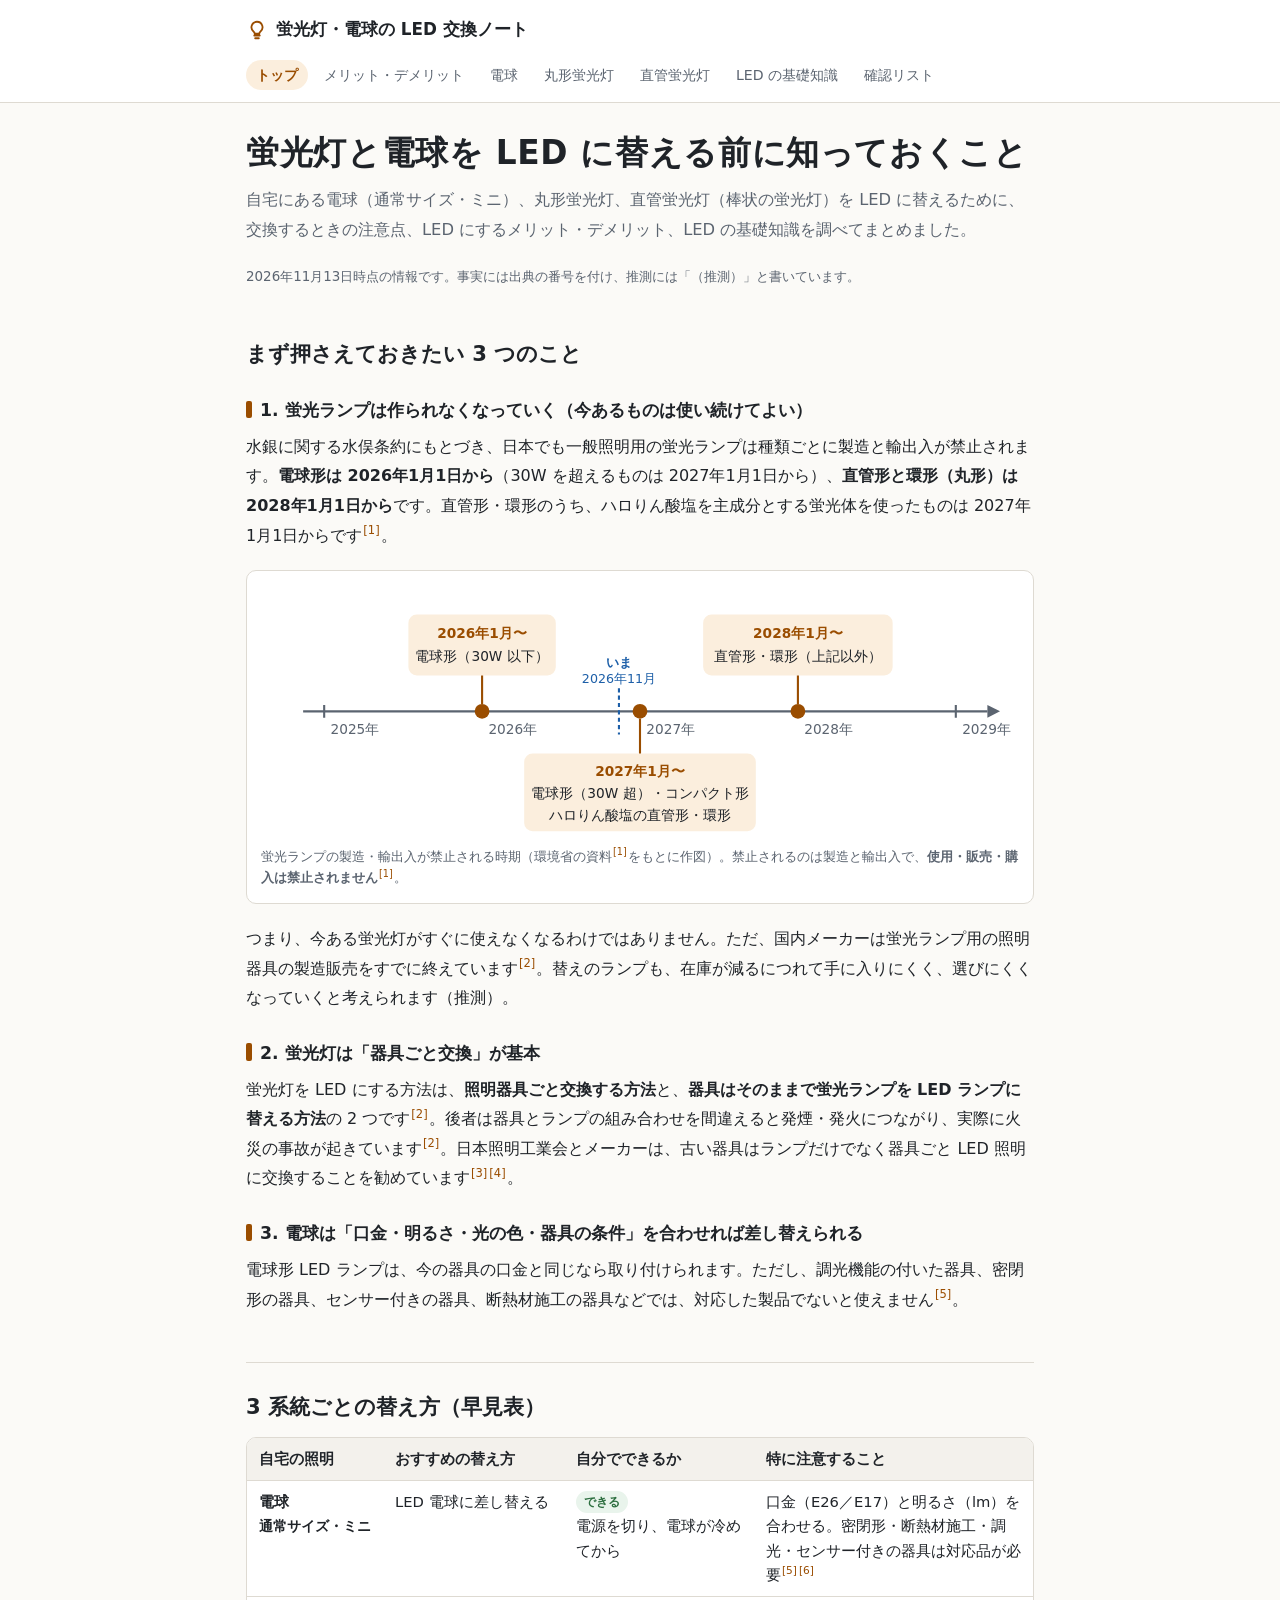
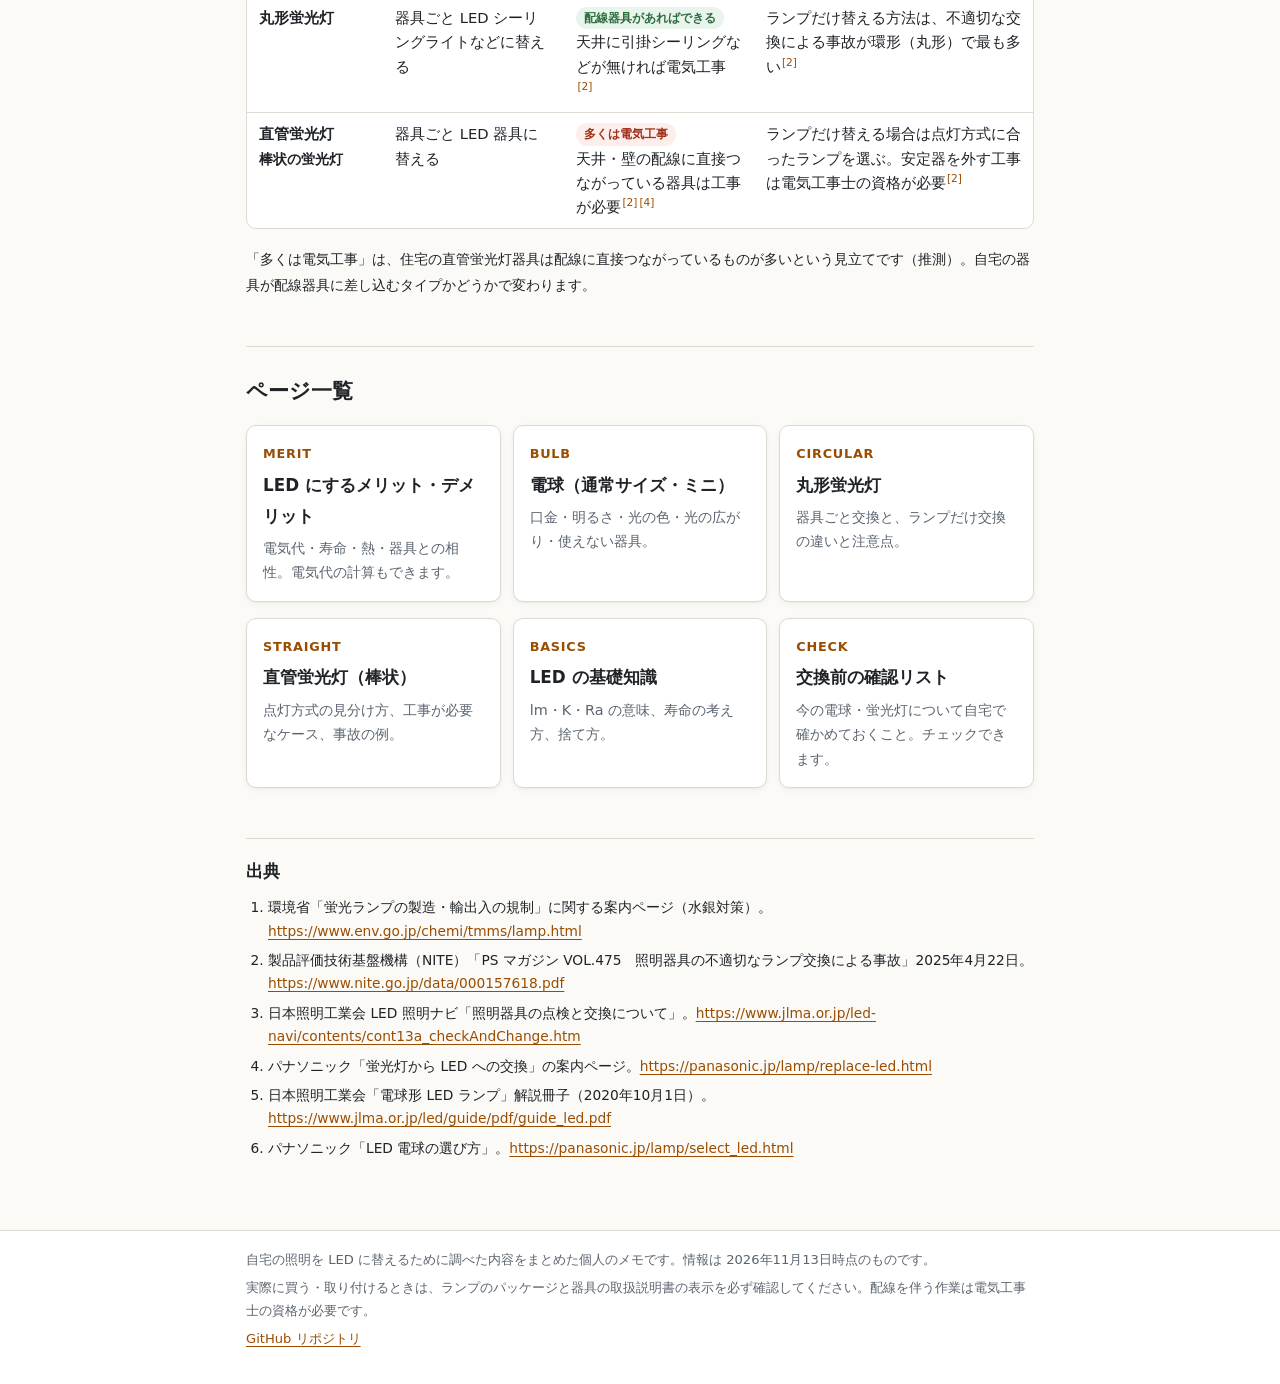
<file: docs/index.html>
<!doctype html>
<html lang="ja">
<head>
<meta charset="utf-8">
<meta name="viewport" content="width=device-width, initial-scale=1">
<title>蛍光灯・電球の LED 交換ノート</title>
<meta name="description" content="自宅の電球・丸形蛍光灯・直管蛍光灯を LED に替えるための注意点、メリット・デメリット、LED の基礎知識を出典つきでまとめたメモ。">
<link rel="stylesheet" href="style.css">
</head>
<body>
<header class="site-header">
  <div class="inner">
    <a class="brand" href="index.html">
      <svg width="22" height="22" viewBox="0 0 24 24" aria-hidden="true"><path class="svg-stroke-accent" stroke-width="2" stroke-linecap="round" stroke-linejoin="round" d="M9 18h6M10 21h4M12 3a6 6 0 0 0-3.6 10.8c.8.6 1.1 1.4 1.1 2.2h5c0-.8.3-1.6 1.1-2.2A6 6 0 0 0 12 3z"/></svg>
      蛍光灯・電球の LED 交換ノート
    </a>
    <nav class="site-nav" aria-label="ページ一覧">
      <ul>
        <li><a href="index.html" aria-current="page">トップ</a></li>
        <li><a href="merit.html">メリット・デメリット</a></li>
        <li><a href="bulb.html">電球</a></li>
        <li><a href="circular.html">丸形蛍光灯</a></li>
        <li><a href="straight.html">直管蛍光灯</a></li>
        <li><a href="basics.html">LED の基礎知識</a></li>
        <li><a href="check.html">確認リスト</a></li>
      </ul>
    </nav>
  </div>
</header>

<main>
  <h1>蛍光灯と電球を LED に替える前に知っておくこと</h1>
  <p class="lead">自宅にある電球（通常サイズ・ミニ）、丸形蛍光灯、直管蛍光灯（棒状の蛍光灯）を LED に替えるために、交換するときの注意点、LED にするメリット・デメリット、LED の基礎知識を調べてまとめました。</p>
  <p class="updated">2026年11月13日時点の情報です。事実には出典の番号を付け、推測には「（推測）」と書いています。</p>

  <h2>まず押さえておきたい 3 つのこと</h2>

  <h3>1. 蛍光ランプは作られなくなっていく（今あるものは使い続けてよい）</h3>
  <p>水銀に関する水俣条約にもとづき、日本でも一般照明用の蛍光ランプは種類ごとに製造と輸出入が禁止されます。<strong>電球形は 2026年1月1日から</strong>（30W を超えるものは 2027年1月1日から）、<strong>直管形と環形（丸形）は 2028年1月1日から</strong>です。直管形・環形のうち、ハロりん酸塩を主成分とする蛍光体を使ったものは 2027年1月1日からです<sup class="ref"><a href="#s1">[1]</a></sup>。</p>

  <figure>
    <svg viewBox="0 0 720 240" role="img" aria-labelledby="tl-title tl-desc">
      <title id="tl-title">蛍光ランプの製造・輸出入禁止の時期</title>
      <desc id="tl-desc">2026年1月に電球形（30W以下）、2027年1月に電球形（30W超）とコンパクト形とハロりん酸塩の直管形・環形、2028年1月にそれ以外の直管形・環形の製造と輸出入が禁止される。いまは2026年11月。</desc>
      <line x1="40" y1="120" x2="690" y2="120" class="svg-stroke-muted" stroke-width="2"/>
      <path d="M690 114 L702 120 L690 126 Z" class="svg-fill-muted"/>
      <g class="svg-stroke-muted" stroke-width="2">
        <line x1="60" y1="114" x2="60" y2="126"/>
        <line x1="210" y1="114" x2="210" y2="126"/>
        <line x1="360" y1="114" x2="360" y2="126"/>
        <line x1="510" y1="114" x2="510" y2="126"/>
        <line x1="660" y1="114" x2="660" y2="126"/>
      </g>
      <g class="svg-muted" font-size="13">
        <text x="66" y="142">2025年</text>
        <text x="216" y="142">2026年</text>
        <text x="366" y="142">2027年</text>
        <text x="516" y="142">2028年</text>
        <text x="666" y="142">2029年</text>
      </g>
      <!-- 2026年1月 -->
      <rect x="140" y="28" width="140" height="58" rx="8" class="svg-fill-accent-soft"/>
      <text x="210" y="50" text-anchor="middle" font-size="13" font-weight="700" class="svg-accent">2026年1月〜</text>
      <text x="210" y="72" text-anchor="middle" font-size="13" class="svg-text">電球形（30W 以下）</text>
      <line x1="210" y1="86" x2="210" y2="113" class="svg-stroke-accent" stroke-width="2"/>
      <!-- 2027年1月 -->
      <rect x="250" y="160" width="220" height="74" rx="8" class="svg-fill-accent-soft"/>
      <text x="360" y="181" text-anchor="middle" font-size="13" font-weight="700" class="svg-accent">2027年1月〜</text>
      <text x="360" y="202" text-anchor="middle" font-size="13" class="svg-text">電球形（30W 超）・コンパクト形</text>
      <text x="360" y="223" text-anchor="middle" font-size="13" class="svg-text">ハロりん酸塩の直管形・環形</text>
      <line x1="360" y1="127" x2="360" y2="160" class="svg-stroke-accent" stroke-width="2"/>
      <!-- 2028年1月 -->
      <rect x="420" y="28" width="180" height="58" rx="8" class="svg-fill-accent-soft"/>
      <text x="510" y="50" text-anchor="middle" font-size="13" font-weight="700" class="svg-accent">2028年1月〜</text>
      <text x="510" y="72" text-anchor="middle" font-size="13" class="svg-text">直管形・環形（上記以外）</text>
      <line x1="510" y1="86" x2="510" y2="113" class="svg-stroke-accent" stroke-width="2"/>
      <g class="svg-fill-accent">
        <circle cx="210" cy="120" r="7"/>
        <circle cx="360" cy="120" r="7"/>
        <circle cx="510" cy="120" r="7"/>
      </g>
      <!-- いま -->
      <line x1="340" y1="98" x2="340" y2="142" class="svg-stroke-cool" stroke-width="2" stroke-dasharray="4 3"/>
      <text x="340" y="78" text-anchor="middle" font-size="12" font-weight="700" class="svg-cool">いま</text>
      <text x="340" y="93" text-anchor="middle" font-size="12" class="svg-cool">2026年11月</text>
    </svg>
    <figcaption>蛍光ランプの製造・輸出入が禁止される時期（環境省の資料<sup class="ref"><a href="#s1">[1]</a></sup>をもとに作図）。禁止されるのは製造と輸出入で、<strong>使用・販売・購入は禁止されません</strong><sup class="ref"><a href="#s1">[1]</a></sup>。</figcaption>
  </figure>

  <p>つまり、今ある蛍光灯がすぐに使えなくなるわけではありません。ただ、国内メーカーは蛍光ランプ用の照明器具の製造販売をすでに終えています<sup class="ref"><a href="#s2">[2]</a></sup>。替えのランプも、在庫が減るにつれて手に入りにくく、選びにくくなっていくと考えられます（推測）。</p>

  <h3>2. 蛍光灯は「器具ごと交換」が基本</h3>
  <p>蛍光灯を LED にする方法は、<strong>照明器具ごと交換する方法</strong>と、<strong>器具はそのままで蛍光ランプを LED ランプに替える方法</strong>の 2 つです<sup class="ref"><a href="#s2">[2]</a></sup>。後者は器具とランプの組み合わせを間違えると発煙・発火につながり、実際に火災の事故が起きています<sup class="ref"><a href="#s2">[2]</a></sup>。日本照明工業会とメーカーは、古い器具はランプだけでなく器具ごと LED 照明に交換することを勧めています<sup class="ref"><a href="#s3">[3]</a><a href="#s4">[4]</a></sup>。</p>

  <h3>3. 電球は「口金・明るさ・光の色・器具の条件」を合わせれば差し替えられる</h3>
  <p>電球形 LED ランプは、今の器具の口金と同じなら取り付けられます。ただし、調光機能の付いた器具、密閉形の器具、センサー付きの器具、断熱材施工の器具などでは、対応した製品でないと使えません<sup class="ref"><a href="#s5">[5]</a></sup>。</p>

  <h2>3 系統ごとの替え方（早見表）</h2>
  <div class="table-wrap">
    <table>
      <thead>
        <tr><th scope="col">自宅の照明</th><th scope="col">おすすめの替え方</th><th scope="col">自分でできるか</th><th scope="col">特に注意すること</th></tr>
      </thead>
      <tbody>
        <tr>
          <th scope="row">電球<br><span class="small">通常サイズ・ミニ</span></th>
          <td>LED 電球に差し替える</td>
          <td><span class="tag ok">できる</span><br>電源を切り、電球が冷めてから</td>
          <td>口金（E26／E17）と明るさ（lm）を合わせる。密閉形・断熱材施工・調光・センサー付きの器具は対応品が必要<sup class="ref"><a href="#s5">[5]</a><a href="#s6">[6]</a></sup></td>
        </tr>
        <tr>
          <th scope="row">丸形蛍光灯</th>
          <td>器具ごと LED シーリングライトなどに替える</td>
          <td><span class="tag ok">配線器具があればできる</span><br>天井に引掛シーリングなどが無ければ電気工事<sup class="ref"><a href="#s2">[2]</a></sup></td>
          <td>ランプだけ替える方法は、不適切な交換による事故が環形（丸形）で最も多い<sup class="ref"><a href="#s2">[2]</a></sup></td>
        </tr>
        <tr>
          <th scope="row">直管蛍光灯<br><span class="small">棒状の蛍光灯</span></th>
          <td>器具ごと LED 器具に替える</td>
          <td><span class="tag warn">多くは電気工事</span><br>天井・壁の配線に直接つながっている器具は工事が必要<sup class="ref"><a href="#s2">[2]</a><a href="#s4">[4]</a></sup></td>
          <td>ランプだけ替える場合は点灯方式に合ったランプを選ぶ。安定器を外す工事は電気工事士の資格が必要<sup class="ref"><a href="#s2">[2]</a></sup></td>
        </tr>
      </tbody>
    </table>
  </div>
  <p class="small">「多くは電気工事」は、住宅の直管蛍光灯器具は配線に直接つながっているものが多いという見立てです（推測）。自宅の器具が配線器具に差し込むタイプかどうかで変わります。</p>

  <h2>ページ一覧</h2>
  <ul class="cards">
    <li><a class="card" href="merit.html"><span class="label">MERIT</span><span class="name">LED にするメリット・デメリット</span><span class="desc">電気代・寿命・熱・器具との相性。電気代の計算もできます。</span></a></li>
    <li><a class="card" href="bulb.html"><span class="label">BULB</span><span class="name">電球（通常サイズ・ミニ）</span><span class="desc">口金・明るさ・光の色・光の広がり・使えない器具。</span></a></li>
    <li><a class="card" href="circular.html"><span class="label">CIRCULAR</span><span class="name">丸形蛍光灯</span><span class="desc">器具ごと交換と、ランプだけ交換の違いと注意点。</span></a></li>
    <li><a class="card" href="straight.html"><span class="label">STRAIGHT</span><span class="name">直管蛍光灯（棒状）</span><span class="desc">点灯方式の見分け方、工事が必要なケース、事故の例。</span></a></li>
    <li><a class="card" href="basics.html"><span class="label">BASICS</span><span class="name">LED の基礎知識</span><span class="desc">lm・K・Ra の意味、寿命の考え方、捨て方。</span></a></li>
    <li><a class="card" href="check.html"><span class="label">CHECK</span><span class="name">交換前の確認リスト</span><span class="desc">今の電球・蛍光灯について自宅で確かめておくこと。チェックできます。</span></a></li>
  </ul>

  <section class="sources" aria-labelledby="src-h">
    <h2 id="src-h">出典</h2>
    <ol>
      <li id="s1">環境省「蛍光ランプの製造・輸出入の規制」に関する案内ページ（水銀対策）。<a href="https://www.env.go.jp/chemi/tmms/lamp.html">https://www.env.go.jp/chemi/tmms/lamp.html</a></li>
      <li id="s2">製品評価技術基盤機構（NITE）「PS マガジン VOL.475　照明器具の不適切なランプ交換による事故」2025年4月22日。<a href="https://www.nite.go.jp/data/000157618.pdf">https://www.nite.go.jp/data/000157618.pdf</a></li>
      <li id="s3">日本照明工業会 LED 照明ナビ「照明器具の点検と交換について」。<a href="https://www.jlma.or.jp/led-navi/contents/cont13a_checkAndChange.htm">https://www.jlma.or.jp/led-navi/contents/cont13a_checkAndChange.htm</a></li>
      <li id="s4">パナソニック「蛍光灯から LED への交換」の案内ページ。<a href="https://panasonic.jp/lamp/replace-led.html">https://panasonic.jp/lamp/replace-led.html</a></li>
      <li id="s5">日本照明工業会「電球形 LED ランプ」解説冊子（2020年10月1日）。<a href="https://www.jlma.or.jp/led/guide/pdf/guide_led.pdf">https://www.jlma.or.jp/led/guide/pdf/guide_led.pdf</a></li>
      <li id="s6">パナソニック「LED 電球の選び方」。<a href="https://panasonic.jp/lamp/select_led.html">https://panasonic.jp/lamp/select_led.html</a></li>
    </ol>
  </section>
</main>

<footer class="site-footer">
  <div class="inner">
    <p>自宅の照明を LED に替えるために調べた内容をまとめた個人のメモです。情報は 2026年11月13日時点のものです。</p>
    <p>実際に買う・取り付けるときは、ランプのパッケージと器具の取扱説明書の表示を必ず確認してください。配線を伴う作業は電気工事士の資格が必要です。</p>
    <p><a href="https://github.com/mrgarita/fl2led">GitHub リポジトリ</a></p>
  </div>
</footer>
</body>
</html>
</file>
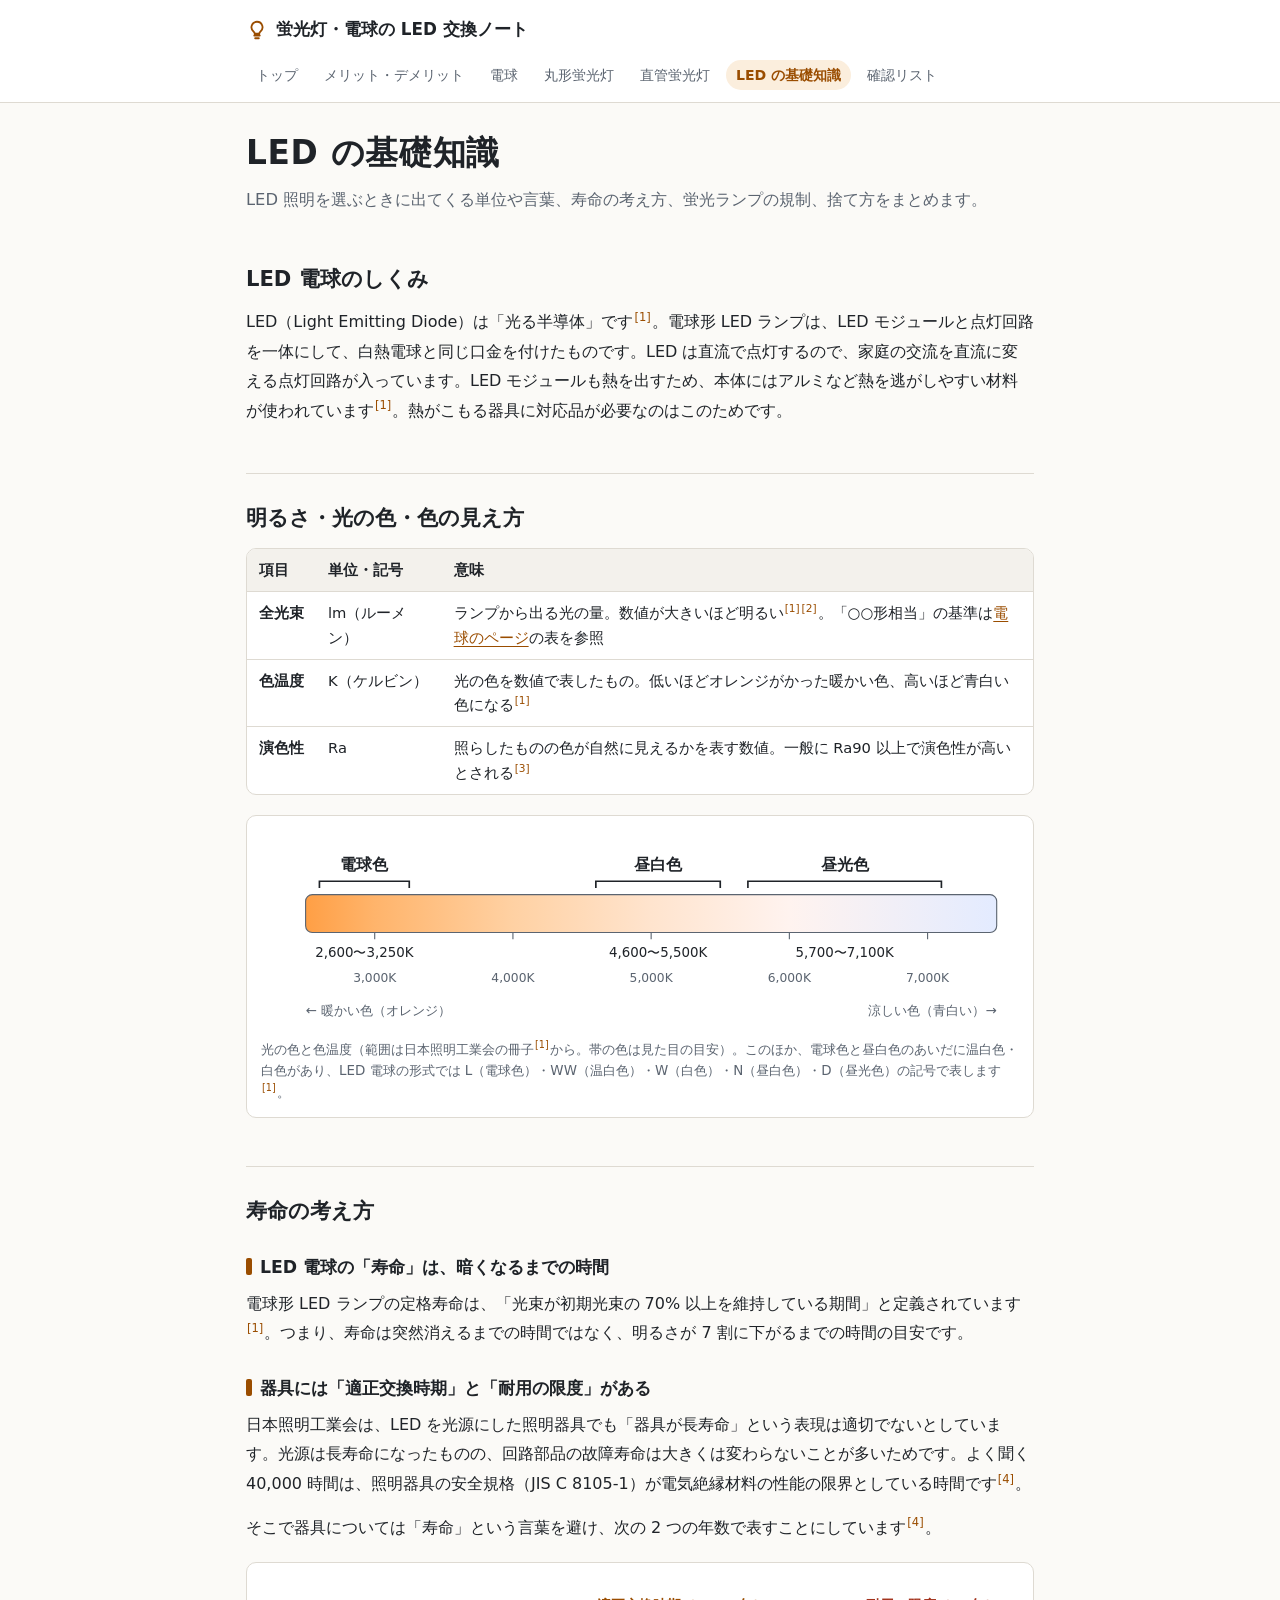
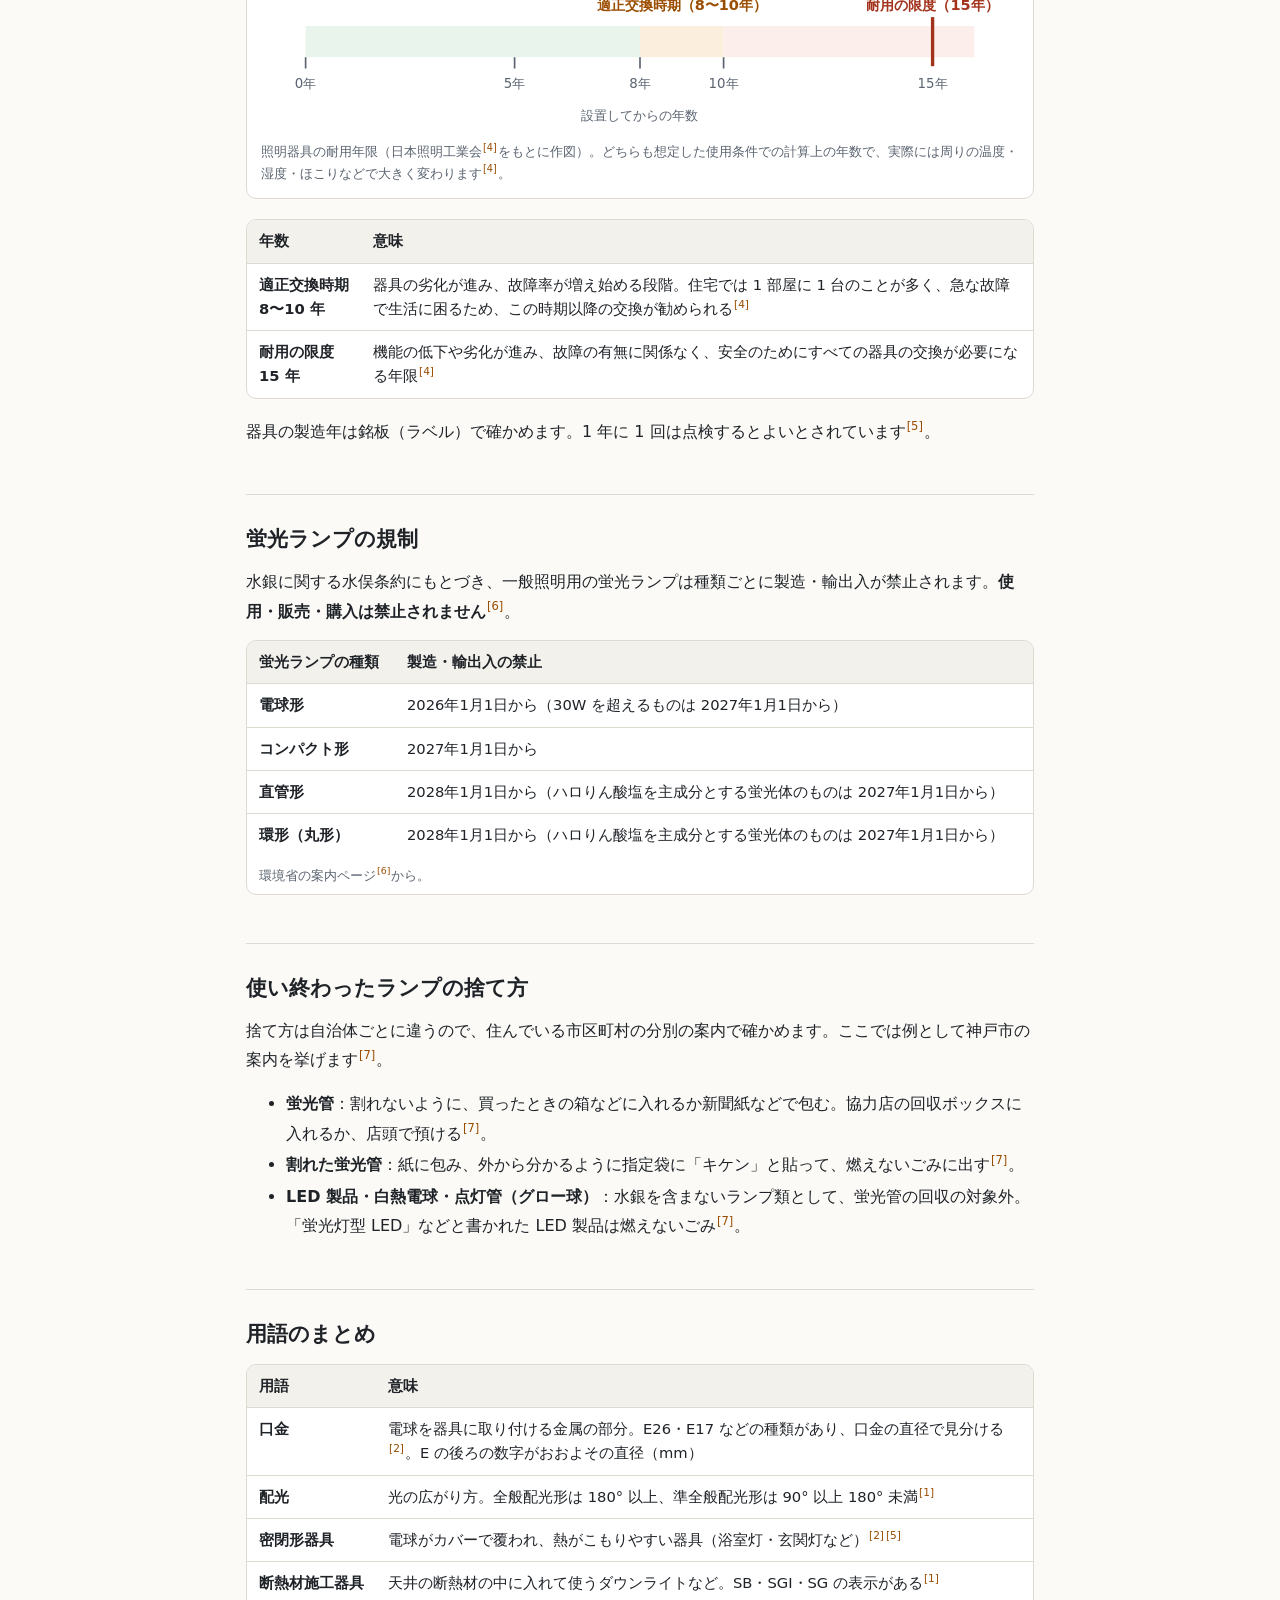
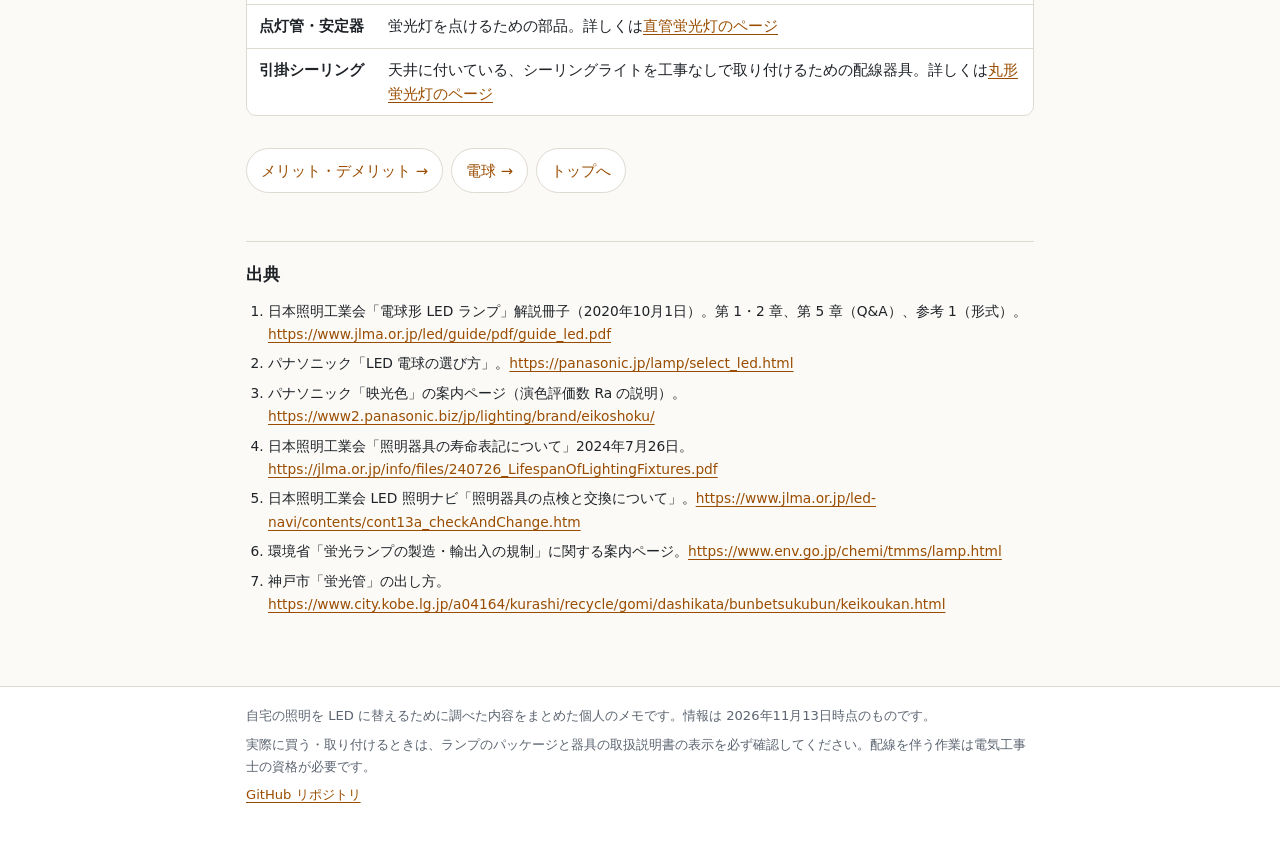
<file: docs/basics.html>
<!doctype html>
<html lang="ja">
<head>
<meta charset="utf-8">
<meta name="viewport" content="width=device-width, initial-scale=1">
<title>LED の基礎知識｜LED 交換ノート</title>
<meta name="description" content="lm・K・Ra の意味、LED と照明器具の寿命の考え方、蛍光ランプの規制、使い終わったランプの捨て方。">
<link rel="stylesheet" href="style.css">
</head>
<body>
<header class="site-header">
  <div class="inner">
    <a class="brand" href="index.html">
      <svg width="22" height="22" viewBox="0 0 24 24" aria-hidden="true"><path class="svg-stroke-accent" stroke-width="2" stroke-linecap="round" stroke-linejoin="round" d="M9 18h6M10 21h4M12 3a6 6 0 0 0-3.6 10.8c.8.6 1.1 1.4 1.1 2.2h5c0-.8.3-1.6 1.1-2.2A6 6 0 0 0 12 3z"/></svg>
      蛍光灯・電球の LED 交換ノート
    </a>
    <nav class="site-nav" aria-label="ページ一覧">
      <ul>
        <li><a href="index.html">トップ</a></li>
        <li><a href="merit.html">メリット・デメリット</a></li>
        <li><a href="bulb.html">電球</a></li>
        <li><a href="circular.html">丸形蛍光灯</a></li>
        <li><a href="straight.html">直管蛍光灯</a></li>
        <li><a href="basics.html" aria-current="page">LED の基礎知識</a></li>
        <li><a href="check.html">確認リスト</a></li>
      </ul>
    </nav>
  </div>
</header>

<main>
  <h1>LED の基礎知識</h1>
  <p class="lead">LED 照明を選ぶときに出てくる単位や言葉、寿命の考え方、蛍光ランプの規制、捨て方をまとめます。</p>

  <h2>LED 電球のしくみ</h2>
  <p>LED（Light Emitting Diode）は「光る半導体」です<sup class="ref"><a href="#s1">[1]</a></sup>。電球形 LED ランプは、LED モジュールと点灯回路を一体にして、白熱電球と同じ口金を付けたものです。LED は直流で点灯するので、家庭の交流を直流に変える点灯回路が入っています。LED モジュールも熱を出すため、本体にはアルミなど熱を逃がしやすい材料が使われています<sup class="ref"><a href="#s1">[1]</a></sup>。熱がこもる器具に対応品が必要なのはこのためです。</p>

  <h2 id="color">明るさ・光の色・色の見え方</h2>
  <div class="table-wrap">
    <table>
      <thead>
        <tr><th scope="col">項目</th><th scope="col">単位・記号</th><th scope="col">意味</th></tr>
      </thead>
      <tbody>
        <tr><th scope="row">全光束</th><td>lm（ルーメン）</td><td>ランプから出る光の量。数値が大きいほど明るい<sup class="ref"><a href="#s1">[1]</a><a href="#s2">[2]</a></sup>。「○○形相当」の基準は<a href="bulb.html">電球のページ</a>の表を参照</td></tr>
        <tr><th scope="row">色温度</th><td>K（ケルビン）</td><td>光の色を数値で表したもの。低いほどオレンジがかった暖かい色、高いほど青白い色になる<sup class="ref"><a href="#s1">[1]</a></sup></td></tr>
        <tr><th scope="row">演色性</th><td>Ra</td><td>照らしたものの色が自然に見えるかを表す数値。一般に Ra90 以上で演色性が高いとされる<sup class="ref"><a href="#s3">[3]</a></sup></td></tr>
      </tbody>
    </table>
  </div>

  <figure>
    <svg viewBox="0 0 680 180" role="img" aria-labelledby="ct-title ct-desc">
      <title id="ct-title">光の色と色温度の範囲</title>
      <desc id="ct-desc">色温度が低いほどオレンジ、高いほど青白い。電球色は 2600〜3250K、昼白色は 4600〜5500K、昼光色は 5700〜7100K。</desc>
      <defs>
        <linearGradient id="ct-grad" x1="0" x2="1" y1="0" y2="0">
          <stop offset="0" stop-color="#ff9f45"/>
          <stop offset="0.1" stop-color="#ffb46b"/>
          <stop offset="0.3" stop-color="#ffd1a3"/>
          <stop offset="0.5" stop-color="#ffe4ce"/>
          <stop offset="0.7" stop-color="#fff3ef"/>
          <stop offset="1" stop-color="#e3ebff"/>
        </linearGradient>
      </defs>
      <!-- 区分 -->
      <g class="svg-stroke" stroke-width="1.5">
        <path d="M52.4 52 V46 H133 V52"/>
        <path d="M300.4 52 V46 H412 V52"/>
        <path d="M436.8 52 V46 H610.4 V52"/>
      </g>
      <g font-size="14" font-weight="700" text-anchor="middle" class="svg-text">
        <text x="92.7" y="36">電球色</text>
        <text x="356.2" y="36">昼白色</text>
        <text x="523.6" y="36">昼光色</text>
      </g>
      <rect x="40" y="58" width="620" height="34" rx="6" class="svg-stroke-muted" style="fill: url(#ct-grad)" stroke-width="1"/>
      <g font-size="12" text-anchor="middle" class="svg-text">
        <text x="92.7" y="114">2,600〜3,250K</text>
        <text x="356.2" y="114">4,600〜5,500K</text>
        <text x="523.6" y="114">5,700〜7,100K</text>
      </g>
      <g class="svg-stroke-muted" stroke-width="1">
        <line x1="102" y1="92" x2="102" y2="98"/>
        <line x1="226" y1="92" x2="226" y2="98"/>
        <line x1="350" y1="92" x2="350" y2="98"/>
        <line x1="474" y1="92" x2="474" y2="98"/>
        <line x1="598" y1="92" x2="598" y2="98"/>
      </g>
      <g font-size="11" text-anchor="middle" class="svg-muted">
        <text x="102" y="136">3,000K</text>
        <text x="226" y="136">4,000K</text>
        <text x="350" y="136">5,000K</text>
        <text x="474" y="136">6,000K</text>
        <text x="598" y="136">7,000K</text>
      </g>
      <text x="40" y="166" font-size="12" class="svg-muted">← 暖かい色（オレンジ）</text>
      <text x="660" y="166" font-size="12" text-anchor="end" class="svg-muted">涼しい色（青白い）→</text>
    </svg>
    <figcaption>光の色と色温度（範囲は日本照明工業会の冊子<sup class="ref"><a href="#s1">[1]</a></sup>から。帯の色は見た目の目安）。このほか、電球色と昼白色のあいだに温白色・白色があり、LED 電球の形式では L（電球色）・WW（温白色）・W（白色）・N（昼白色）・D（昼光色）の記号で表します<sup class="ref"><a href="#s1">[1]</a></sup>。</figcaption>
  </figure>

  <h2 id="life">寿命の考え方</h2>
  <h3>LED 電球の「寿命」は、暗くなるまでの時間</h3>
  <p>電球形 LED ランプの定格寿命は、「光束が初期光束の 70% 以上を維持している期間」と定義されています<sup class="ref"><a href="#s1">[1]</a></sup>。つまり、寿命は突然消えるまでの時間ではなく、明るさが 7 割に下がるまでの時間の目安です。</p>

  <h3>器具には「適正交換時期」と「耐用の限度」がある</h3>
  <p>日本照明工業会は、LED を光源にした照明器具でも「器具が長寿命」という表現は適切でないとしています。光源は長寿命になったものの、回路部品の故障寿命は大きくは変わらないことが多いためです。よく聞く 40,000 時間は、照明器具の安全規格（JIS C 8105-1）が電気絶縁材料の性能の限界としている時間です<sup class="ref"><a href="#s4">[4]</a></sup>。</p>
  <p>そこで器具については「寿命」という言葉を避け、次の 2 つの年数で表すことにしています<sup class="ref"><a href="#s4">[4]</a></sup>。</p>
  <figure>
    <svg viewBox="0 0 680 140" role="img" aria-labelledby="life-title life-desc">
      <title id="life-title">照明器具の適正交換時期と耐用の限度</title>
      <desc id="life-desc">設置から8〜10年が適正交換時期、15年が耐用の限度。</desc>
      <rect x="40" y="44" width="300" height="28" class="svg-fill-ok-soft"/>
      <rect x="340" y="44" width="75" height="28" class="svg-fill-accent-soft"/>
      <rect x="415" y="44" width="187.5" height="28" class="svg-fill-warn-soft"/>
      <rect x="602.5" y="44" width="37.5" height="28" class="svg-fill-warn-soft"/>
      <rect x="601" y="36" width="3" height="44" class="svg-warn"/>
      <text x="377.5" y="30" text-anchor="middle" font-size="13" font-weight="700" class="svg-accent">適正交換時期（8〜10年）</text>
      <text x="602.5" y="30" text-anchor="middle" font-size="13" font-weight="700" class="svg-warn">耐用の限度（15年）</text>
      <g class="svg-stroke-muted" stroke-width="1.5">
        <line x1="40" y1="72" x2="40" y2="82"/>
        <line x1="227.5" y1="72" x2="227.5" y2="82"/>
        <line x1="340" y1="72" x2="340" y2="82"/>
        <line x1="415" y1="72" x2="415" y2="82"/>
      </g>
      <g font-size="12" text-anchor="middle" class="svg-muted">
        <text x="40" y="100">0年</text>
        <text x="227.5" y="100">5年</text>
        <text x="340" y="100">8年</text>
        <text x="415" y="100">10年</text>
        <text x="602.5" y="100">15年</text>
      </g>
      <text x="340" y="128" text-anchor="middle" font-size="12" class="svg-muted">設置してからの年数</text>
    </svg>
    <figcaption>照明器具の耐用年限（日本照明工業会<sup class="ref"><a href="#s4">[4]</a></sup>をもとに作図）。どちらも想定した使用条件での計算上の年数で、実際には周りの温度・湿度・ほこりなどで大きく変わります<sup class="ref"><a href="#s4">[4]</a></sup>。</figcaption>
  </figure>
  <div class="table-wrap">
    <table>
      <thead>
        <tr><th scope="col">年数</th><th scope="col">意味</th></tr>
      </thead>
      <tbody>
        <tr><th scope="row">適正交換時期<br>8〜10 年</th><td>器具の劣化が進み、故障率が増え始める段階。住宅では 1 部屋に 1 台のことが多く、急な故障で生活に困るため、この時期以降の交換が勧められる<sup class="ref"><a href="#s4">[4]</a></sup></td></tr>
        <tr><th scope="row">耐用の限度<br>15 年</th><td>機能の低下や劣化が進み、故障の有無に関係なく、安全のためにすべての器具の交換が必要になる年限<sup class="ref"><a href="#s4">[4]</a></sup></td></tr>
      </tbody>
    </table>
  </div>
  <p>器具の製造年は銘板（ラベル）で確かめます。1 年に 1 回は点検するとよいとされています<sup class="ref"><a href="#s5">[5]</a></sup>。</p>

  <h2>蛍光ランプの規制</h2>
  <p>水銀に関する水俣条約にもとづき、一般照明用の蛍光ランプは種類ごとに製造・輸出入が禁止されます。<strong>使用・販売・購入は禁止されません</strong><sup class="ref"><a href="#s6">[6]</a></sup>。</p>
  <div class="table-wrap">
    <table>
      <caption>環境省の案内ページ<sup class="ref"><a href="#s6">[6]</a></sup>から。</caption>
      <thead>
        <tr><th scope="col">蛍光ランプの種類</th><th scope="col">製造・輸出入の禁止</th></tr>
      </thead>
      <tbody>
        <tr><th scope="row">電球形</th><td>2026年1月1日から（30W を超えるものは 2027年1月1日から）</td></tr>
        <tr><th scope="row">コンパクト形</th><td>2027年1月1日から</td></tr>
        <tr><th scope="row">直管形</th><td>2028年1月1日から（ハロりん酸塩を主成分とする蛍光体のものは 2027年1月1日から）</td></tr>
        <tr><th scope="row">環形（丸形）</th><td>2028年1月1日から（ハロりん酸塩を主成分とする蛍光体のものは 2027年1月1日から）</td></tr>
      </tbody>
    </table>
  </div>

  <h2>使い終わったランプの捨て方</h2>
  <p>捨て方は自治体ごとに違うので、住んでいる市区町村の分別の案内で確かめます。ここでは例として神戸市の案内を挙げます<sup class="ref"><a href="#s7">[7]</a></sup>。</p>
  <ul>
    <li><strong>蛍光管</strong>：割れないように、買ったときの箱などに入れるか新聞紙などで包む。協力店の回収ボックスに入れるか、店頭で預ける<sup class="ref"><a href="#s7">[7]</a></sup>。</li>
    <li><strong>割れた蛍光管</strong>：紙に包み、外から分かるように指定袋に「キケン」と貼って、燃えないごみに出す<sup class="ref"><a href="#s7">[7]</a></sup>。</li>
    <li><strong>LED 製品・白熱電球・点灯管（グロー球）</strong>：水銀を含まないランプ類として、蛍光管の回収の対象外。「蛍光灯型 LED」などと書かれた LED 製品は燃えないごみ<sup class="ref"><a href="#s7">[7]</a></sup>。</li>
  </ul>

  <h2>用語のまとめ</h2>
  <div class="table-wrap">
    <table>
      <thead>
        <tr><th scope="col">用語</th><th scope="col">意味</th></tr>
      </thead>
      <tbody>
        <tr><th scope="row">口金</th><td>電球を器具に取り付ける金属の部分。E26・E17 などの種類があり、口金の直径で見分ける<sup class="ref"><a href="#s2">[2]</a></sup>。E の後ろの数字がおおよその直径（mm）</td></tr>
        <tr><th scope="row">配光</th><td>光の広がり方。全般配光形は 180° 以上、準全般配光形は 90° 以上 180° 未満<sup class="ref"><a href="#s1">[1]</a></sup></td></tr>
        <tr><th scope="row">密閉形器具</th><td>電球がカバーで覆われ、熱がこもりやすい器具（浴室灯・玄関灯など）<sup class="ref"><a href="#s2">[2]</a><a href="#s5">[5]</a></sup></td></tr>
        <tr><th scope="row">断熱材施工器具</th><td>天井の断熱材の中に入れて使うダウンライトなど。SB・SGⅠ・SG の表示がある<sup class="ref"><a href="#s1">[1]</a></sup></td></tr>
        <tr><th scope="row">点灯管・安定器</th><td>蛍光灯を点けるための部品。詳しくは<a href="straight.html#method">直管蛍光灯のページ</a></td></tr>
        <tr><th scope="row">引掛シーリング</th><td>天井に付いている、シーリングライトを工事なしで取り付けるための配線器具。詳しくは<a href="circular.html">丸形蛍光灯のページ</a></td></tr>
      </tbody>
    </table>
  </div>

  <div class="next">
    <a href="merit.html">メリット・デメリット →</a>
    <a href="bulb.html">電球 →</a>
    <a href="index.html">トップへ</a>
  </div>

  <section class="sources" aria-labelledby="src-h">
    <h2 id="src-h">出典</h2>
    <ol>
      <li id="s1">日本照明工業会「電球形 LED ランプ」解説冊子（2020年10月1日）。第 1・2 章、第 5 章（Q&amp;A）、参考 1（形式）。<a href="https://www.jlma.or.jp/led/guide/pdf/guide_led.pdf">https://www.jlma.or.jp/led/guide/pdf/guide_led.pdf</a></li>
      <li id="s2">パナソニック「LED 電球の選び方」。<a href="https://panasonic.jp/lamp/select_led.html">https://panasonic.jp/lamp/select_led.html</a></li>
      <li id="s3">パナソニック「映光色」の案内ページ（演色評価数 Ra の説明）。<a href="https://www2.panasonic.biz/jp/lighting/brand/eikoshoku/">https://www2.panasonic.biz/jp/lighting/brand/eikoshoku/</a></li>
      <li id="s4">日本照明工業会「照明器具の寿命表記について」2024年7月26日。<a href="https://jlma.or.jp/info/files/240726_LifespanOfLightingFixtures.pdf">https://jlma.or.jp/info/files/240726_LifespanOfLightingFixtures.pdf</a></li>
      <li id="s5">日本照明工業会 LED 照明ナビ「照明器具の点検と交換について」。<a href="https://www.jlma.or.jp/led-navi/contents/cont13a_checkAndChange.htm">https://www.jlma.or.jp/led-navi/contents/cont13a_checkAndChange.htm</a></li>
      <li id="s6">環境省「蛍光ランプの製造・輸出入の規制」に関する案内ページ。<a href="https://www.env.go.jp/chemi/tmms/lamp.html">https://www.env.go.jp/chemi/tmms/lamp.html</a></li>
      <li id="s7">神戸市「蛍光管」の出し方。<a href="https://www.city.kobe.lg.jp/a04164/kurashi/recycle/gomi/dashikata/bunbetsukubun/keikoukan.html">https://www.city.kobe.lg.jp/a04164/kurashi/recycle/gomi/dashikata/bunbetsukubun/keikoukan.html</a></li>
    </ol>
  </section>
</main>

<footer class="site-footer">
  <div class="inner">
    <p>自宅の照明を LED に替えるために調べた内容をまとめた個人のメモです。情報は 2026年11月13日時点のものです。</p>
    <p>実際に買う・取り付けるときは、ランプのパッケージと器具の取扱説明書の表示を必ず確認してください。配線を伴う作業は電気工事士の資格が必要です。</p>
    <p><a href="https://github.com/mrgarita/fl2led">GitHub リポジトリ</a></p>
  </div>
</footer>
</body>
</html>
</file>
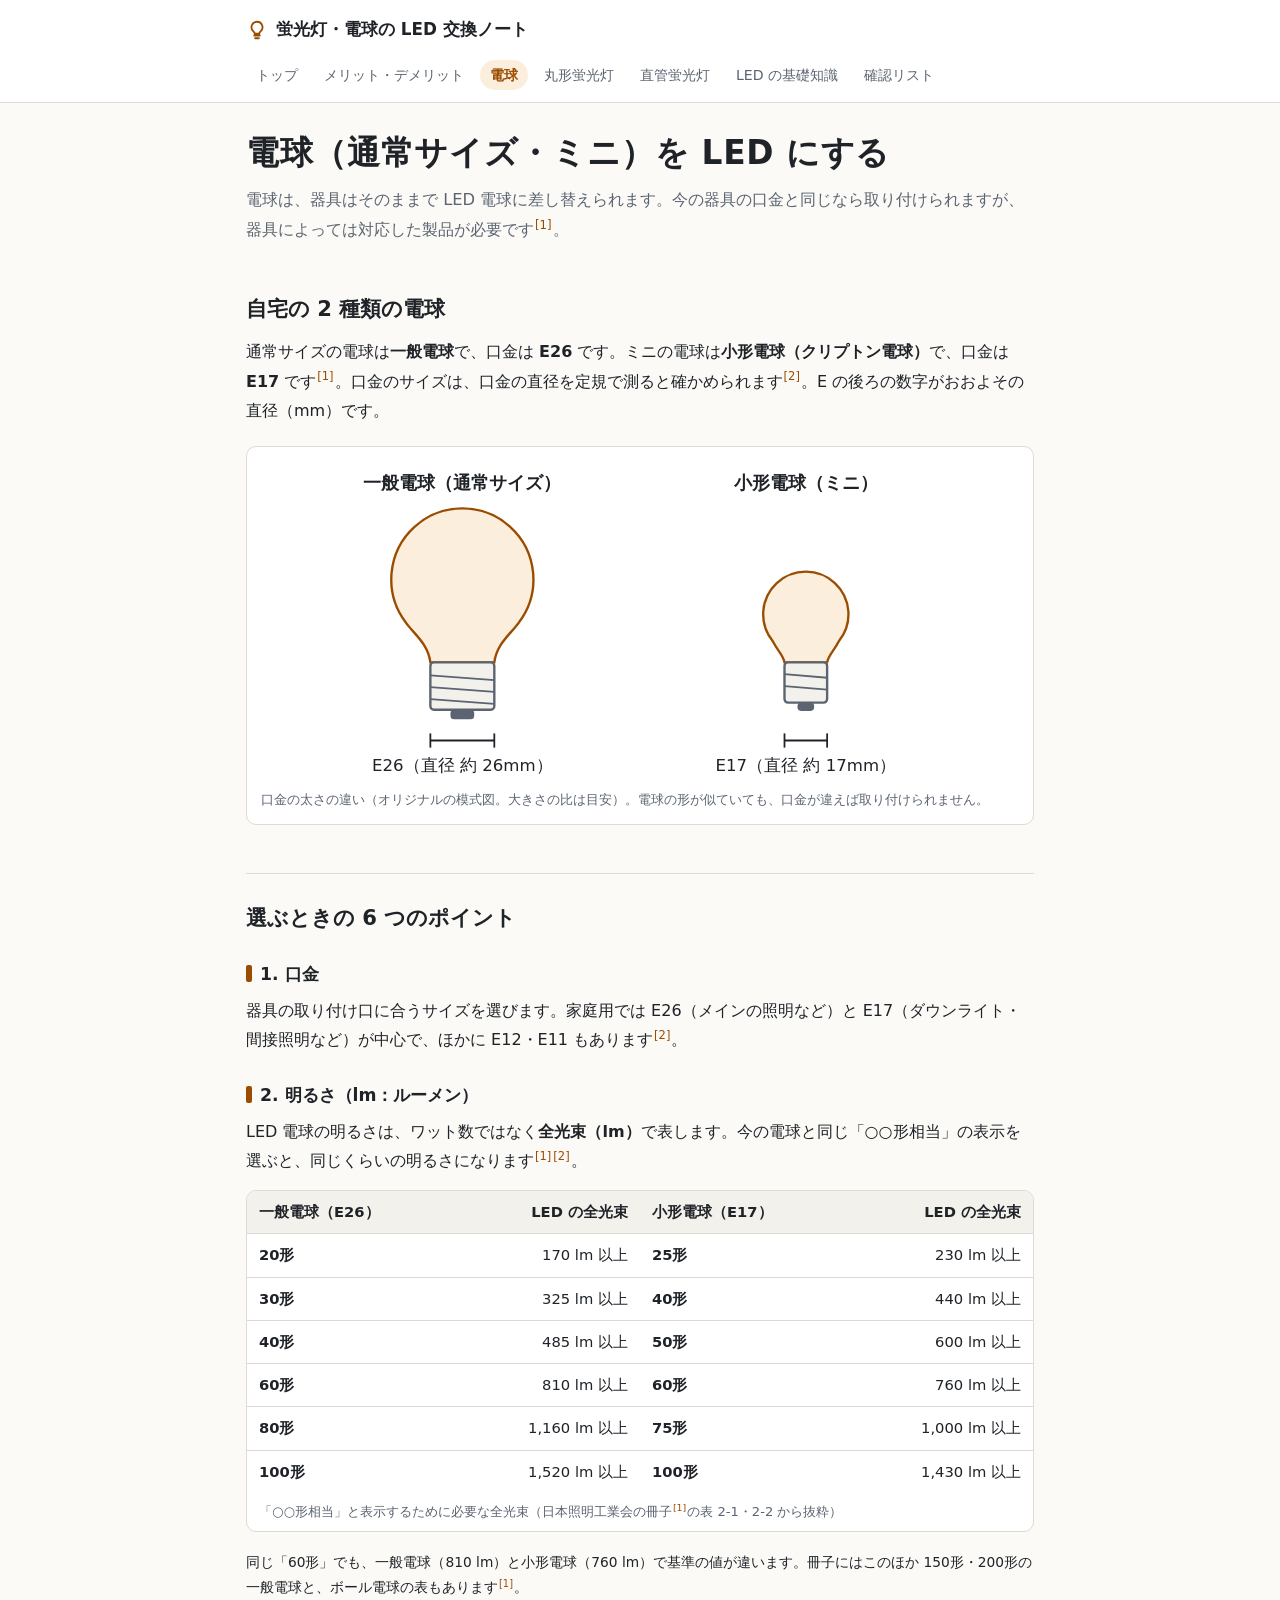
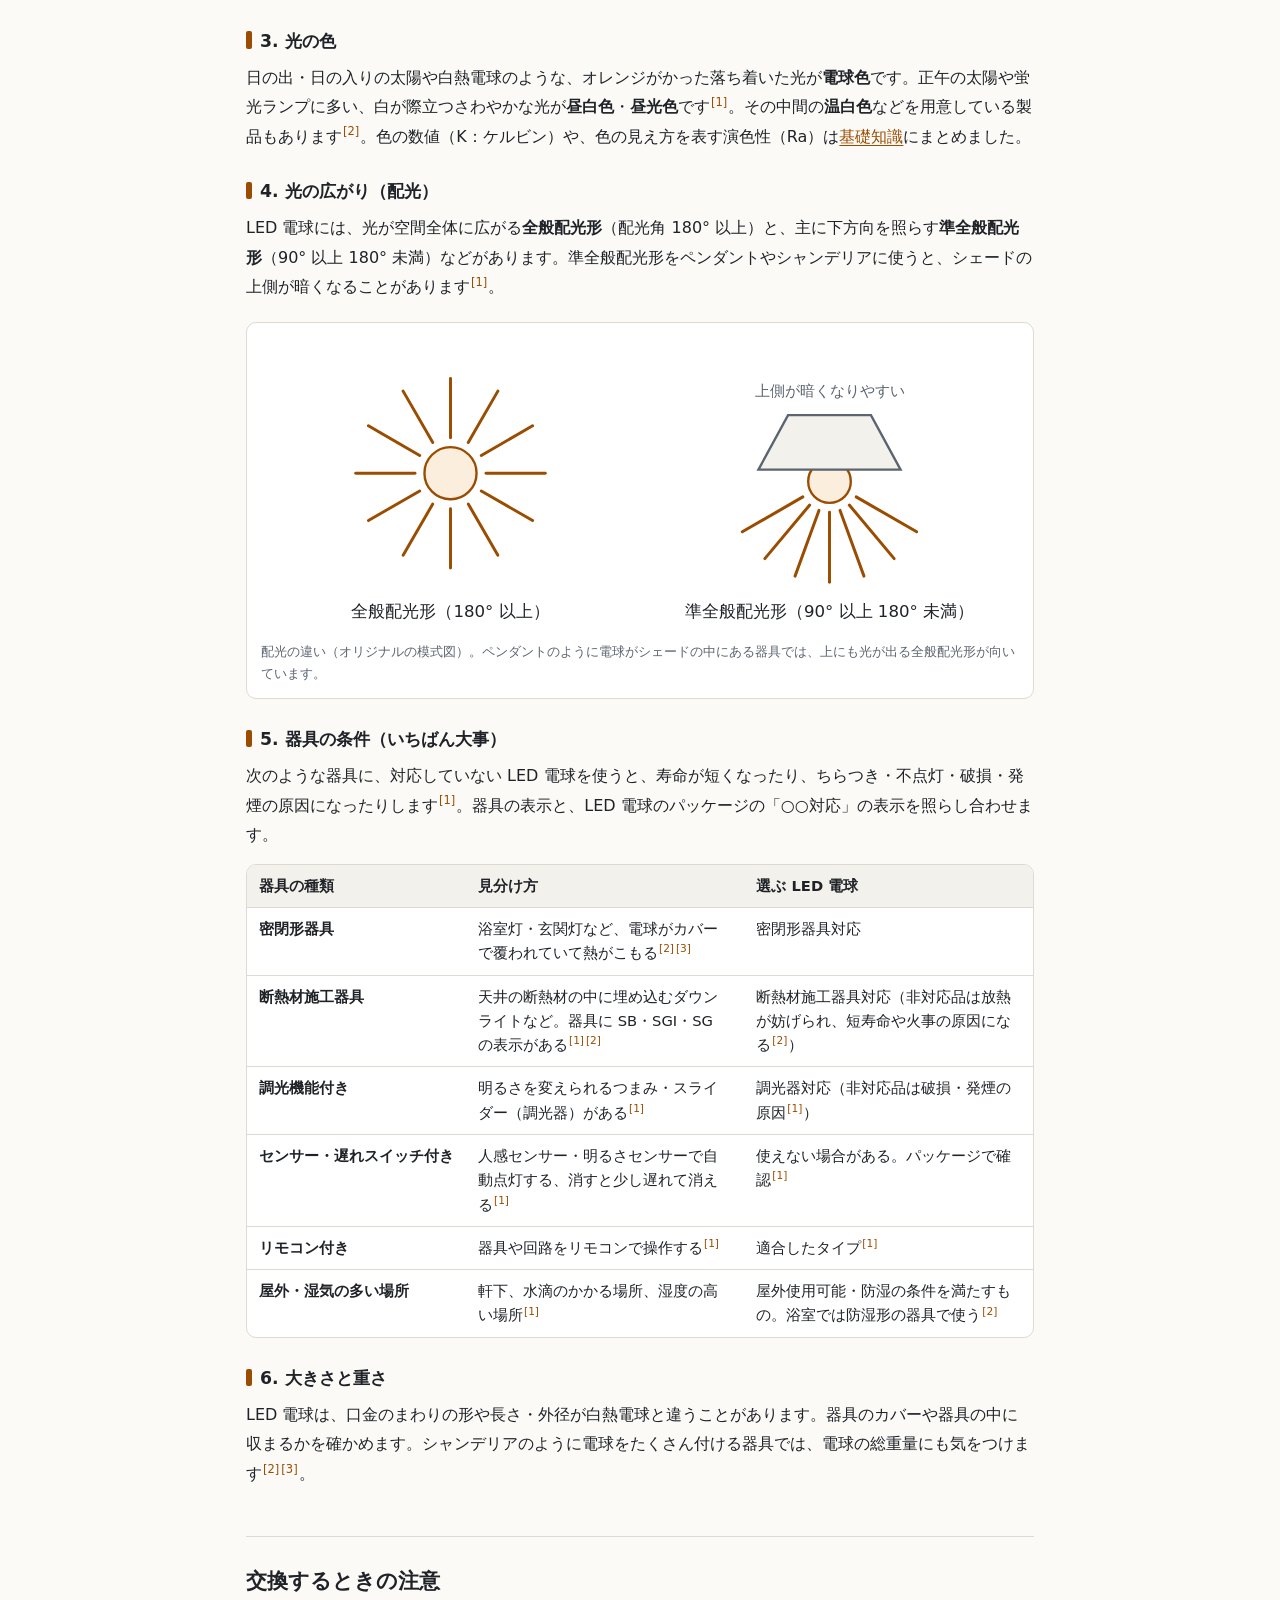
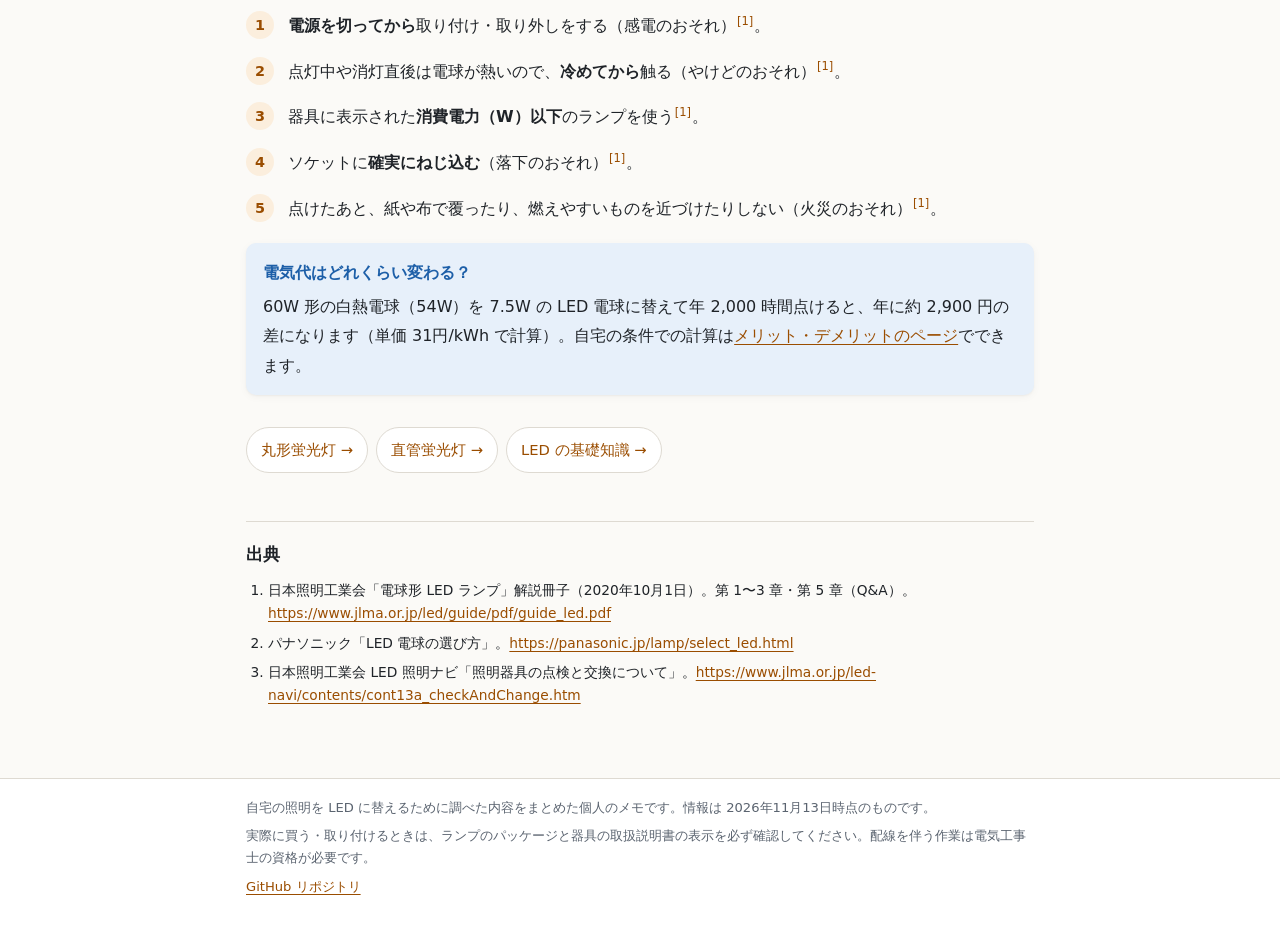
<file: docs/bulb.html>
<!doctype html>
<html lang="ja">
<head>
<meta charset="utf-8">
<meta name="viewport" content="width=device-width, initial-scale=1">
<title>電球（通常サイズ・ミニ）｜LED 交換ノート</title>
<meta name="description" content="一般電球（E26）と小形電球（E17）を LED 電球に替えるときの選び方と注意点。">
<link rel="stylesheet" href="style.css">
</head>
<body>
<header class="site-header">
  <div class="inner">
    <a class="brand" href="index.html">
      <svg width="22" height="22" viewBox="0 0 24 24" aria-hidden="true"><path class="svg-stroke-accent" stroke-width="2" stroke-linecap="round" stroke-linejoin="round" d="M9 18h6M10 21h4M12 3a6 6 0 0 0-3.6 10.8c.8.6 1.1 1.4 1.1 2.2h5c0-.8.3-1.6 1.1-2.2A6 6 0 0 0 12 3z"/></svg>
      蛍光灯・電球の LED 交換ノート
    </a>
    <nav class="site-nav" aria-label="ページ一覧">
      <ul>
        <li><a href="index.html">トップ</a></li>
        <li><a href="merit.html">メリット・デメリット</a></li>
        <li><a href="bulb.html" aria-current="page">電球</a></li>
        <li><a href="circular.html">丸形蛍光灯</a></li>
        <li><a href="straight.html">直管蛍光灯</a></li>
        <li><a href="basics.html">LED の基礎知識</a></li>
        <li><a href="check.html">確認リスト</a></li>
      </ul>
    </nav>
  </div>
</header>

<main>
  <h1>電球（通常サイズ・ミニ）を LED にする</h1>
  <p class="lead">電球は、器具はそのままで LED 電球に差し替えられます。今の器具の口金と同じなら取り付けられますが、器具によっては対応した製品が必要です<sup class="ref"><a href="#s1">[1]</a></sup>。</p>

  <h2>自宅の 2 種類の電球</h2>
  <p>通常サイズの電球は<strong>一般電球</strong>で、口金は <strong>E26</strong> です。ミニの電球は<strong>小形電球（クリプトン電球）</strong>で、口金は <strong>E17</strong> です<sup class="ref"><a href="#s1">[1]</a></sup>。口金のサイズは、口金の直径を定規で測ると確かめられます<sup class="ref"><a href="#s2">[2]</a></sup>。E の後ろの数字がおおよその直径（mm）です。</p>

  <figure>
    <svg viewBox="0 0 640 270" role="img" aria-labelledby="bulb-title bulb-desc">
      <title id="bulb-title">一般電球と小形電球の口金の違い</title>
      <desc id="bulb-desc">左は通常サイズの一般電球で口金は E26、直径約 26mm。右はミニの小形電球で口金は E17、直径約 17mm。</desc>
      <text x="170" y="24" text-anchor="middle" font-size="15" font-weight="700" class="svg-text">一般電球（通常サイズ）</text>
      <text x="460" y="24" text-anchor="middle" font-size="15" font-weight="700" class="svg-text">小形電球（ミニ）</text>
      <!-- 一般電球 -->
      <path d="M122 136 A60 60 0 1 1 218 136 C211 146 199 154 197 170 L143 170 C141 154 129 146 122 136 Z" class="svg-stroke-accent svg-fill-accent-soft" stroke-width="2"/>
      <rect x="143" y="170" width="54" height="40" rx="3" class="svg-stroke-muted svg-fill-surface2" stroke-width="2"/>
      <g class="svg-stroke-muted" stroke-width="1.5">
        <line x1="143" y1="181" x2="197" y2="185"/>
        <line x1="143" y1="191" x2="197" y2="195"/>
        <line x1="143" y1="201" x2="197" y2="205"/>
      </g>
      <rect x="160" y="210" width="20" height="8" rx="3" class="svg-fill-muted"/>
      <g class="svg-stroke" stroke-width="1.5">
        <line x1="143" y1="236" x2="197" y2="236"/>
        <line x1="143" y1="230" x2="143" y2="242"/>
        <line x1="197" y1="230" x2="197" y2="242"/>
      </g>
      <text x="170" y="262" text-anchor="middle" font-size="14" class="svg-text">E26（直径 約 26mm）</text>
      <!-- 小形電球 -->
      <path d="M432 152 A36 36 0 1 1 488 152 C484 160 479 164 478 170 L442 170 C441 164 436 160 432 152 Z" class="svg-stroke-accent svg-fill-accent-soft" stroke-width="2"/>
      <rect x="442" y="170" width="36" height="34" rx="3" class="svg-stroke-muted svg-fill-surface2" stroke-width="2"/>
      <g class="svg-stroke-muted" stroke-width="1.5">
        <line x1="442" y1="180" x2="478" y2="183"/>
        <line x1="442" y1="190" x2="478" y2="193"/>
      </g>
      <rect x="453" y="204" width="14" height="7" rx="3" class="svg-fill-muted"/>
      <g class="svg-stroke" stroke-width="1.5">
        <line x1="442" y1="236" x2="478" y2="236"/>
        <line x1="442" y1="230" x2="442" y2="242"/>
        <line x1="478" y1="230" x2="478" y2="242"/>
      </g>
      <text x="460" y="262" text-anchor="middle" font-size="14" class="svg-text">E17（直径 約 17mm）</text>
    </svg>
    <figcaption>口金の太さの違い（オリジナルの模式図。大きさの比は目安）。電球の形が似ていても、口金が違えば取り付けられません。</figcaption>
  </figure>

  <h2>選ぶときの 6 つのポイント</h2>

  <h3>1. 口金</h3>
  <p>器具の取り付け口に合うサイズを選びます。家庭用では E26（メインの照明など）と E17（ダウンライト・間接照明など）が中心で、ほかに E12・E11 もあります<sup class="ref"><a href="#s2">[2]</a></sup>。</p>

  <h3>2. 明るさ（lm：ルーメン）</h3>
  <p>LED 電球の明るさは、ワット数ではなく<strong>全光束（lm）</strong>で表します。今の電球と同じ「○○形相当」の表示を選ぶと、同じくらいの明るさになります<sup class="ref"><a href="#s1">[1]</a><a href="#s2">[2]</a></sup>。</p>
  <div class="table-wrap">
    <table>
      <caption>「○○形相当」と表示するために必要な全光束（日本照明工業会の冊子<sup class="ref"><a href="#s1">[1]</a></sup>の表 2-1・2-2 から抜粋）</caption>
      <thead>
        <tr><th scope="col">一般電球（E26）</th><th scope="col" class="num">LED の全光束</th><th scope="col">小形電球（E17）</th><th scope="col" class="num">LED の全光束</th></tr>
      </thead>
      <tbody>
        <tr><th scope="row">20形</th><td class="num">170 lm 以上</td><th scope="row">25形</th><td class="num">230 lm 以上</td></tr>
        <tr><th scope="row">30形</th><td class="num">325 lm 以上</td><th scope="row">40形</th><td class="num">440 lm 以上</td></tr>
        <tr><th scope="row">40形</th><td class="num">485 lm 以上</td><th scope="row">50形</th><td class="num">600 lm 以上</td></tr>
        <tr><th scope="row">60形</th><td class="num">810 lm 以上</td><th scope="row">60形</th><td class="num">760 lm 以上</td></tr>
        <tr><th scope="row">80形</th><td class="num">1,160 lm 以上</td><th scope="row">75形</th><td class="num">1,000 lm 以上</td></tr>
        <tr><th scope="row">100形</th><td class="num">1,520 lm 以上</td><th scope="row">100形</th><td class="num">1,430 lm 以上</td></tr>
      </tbody>
    </table>
  </div>
  <p class="small">同じ「60形」でも、一般電球（810 lm）と小形電球（760 lm）で基準の値が違います。冊子にはこのほか 150形・200形の一般電球と、ボール電球の表もあります<sup class="ref"><a href="#s1">[1]</a></sup>。</p>

  <h3>3. 光の色</h3>
  <p>日の出・日の入りの太陽や白熱電球のような、オレンジがかった落ち着いた光が<strong>電球色</strong>です。正午の太陽や蛍光ランプに多い、白が際立つさわやかな光が<strong>昼白色</strong>・<strong>昼光色</strong>です<sup class="ref"><a href="#s1">[1]</a></sup>。その中間の<strong>温白色</strong>などを用意している製品もあります<sup class="ref"><a href="#s2">[2]</a></sup>。色の数値（K：ケルビン）や、色の見え方を表す演色性（Ra）は<a href="basics.html#color">基礎知識</a>にまとめました。</p>

  <h3>4. 光の広がり（配光）</h3>
  <p>LED 電球には、光が空間全体に広がる<strong>全般配光形</strong>（配光角 180° 以上）と、主に下方向を照らす<strong>準全般配光形</strong>（90° 以上 180° 未満）などがあります。準全般配光形をペンダントやシャンデリアに使うと、シェードの上側が暗くなることがあります<sup class="ref"><a href="#s1">[1]</a></sup>。</p>
  <figure>
    <svg viewBox="0 0 640 250" role="img" aria-labelledby="dist-title dist-desc">
      <title id="dist-title">全般配光形と準全般配光形の光の広がり</title>
      <desc id="dist-desc">左の全般配光形は上も含めて全方向に光が広がる。右の準全般配光形は下方向中心で、シェードの上側が暗くなりやすい。</desc>
      <!-- 全般配光形 -->
      <g class="svg-stroke-accent" stroke-width="2.5" stroke-linecap="round">
        <line x1="190" y1="115" x2="240" y2="115"/>
        <line x1="186" y1="130" x2="229.3" y2="155"/>
        <line x1="175" y1="141" x2="200" y2="184.3"/>
        <line x1="160" y1="145" x2="160" y2="195"/>
        <line x1="145" y1="141" x2="120" y2="184.3"/>
        <line x1="134" y1="130" x2="90.7" y2="155"/>
        <line x1="130" y1="115" x2="80" y2="115"/>
        <line x1="134" y1="100" x2="90.7" y2="75"/>
        <line x1="145" y1="89" x2="120" y2="45.7"/>
        <line x1="160" y1="85" x2="160" y2="35"/>
        <line x1="175" y1="89" x2="200" y2="45.7"/>
        <line x1="186" y1="100" x2="229.3" y2="75"/>
      </g>
      <circle cx="160" cy="115" r="22" class="svg-stroke-accent svg-fill-accent-soft" stroke-width="2"/>
      <!-- 準全般配光形 -->
      <g class="svg-stroke-accent" stroke-width="2.5" stroke-linecap="round">
        <line x1="502.5" y1="135" x2="553.6" y2="164.5"/>
        <line x1="496.7" y1="141.9" x2="534.6" y2="187.1"/>
        <line x1="488.9" y1="146.4" x2="509.1" y2="201.9"/>
        <line x1="480" y1="148" x2="480" y2="207"/>
        <line x1="471.1" y1="146.4" x2="450.9" y2="201.9"/>
        <line x1="463.3" y1="141.9" x2="425.4" y2="187.1"/>
        <line x1="457.5" y1="135" x2="406.4" y2="164.5"/>
      </g>
      <circle cx="480" cy="122" r="18" class="svg-stroke-accent svg-fill-accent-soft" stroke-width="2"/>
      <path d="M445 66 L515 66 L540 112 L420 112 Z" class="svg-stroke-muted svg-fill-surface2" stroke-width="2"/>
      <text x="480" y="50" text-anchor="middle" font-size="13" class="svg-muted">上側が暗くなりやすい</text>
      <text x="160" y="236" text-anchor="middle" font-size="14" class="svg-text">全般配光形（180° 以上）</text>
      <text x="480" y="236" text-anchor="middle" font-size="14" class="svg-text">準全般配光形（90° 以上 180° 未満）</text>
    </svg>
    <figcaption>配光の違い（オリジナルの模式図）。ペンダントのように電球がシェードの中にある器具では、上にも光が出る全般配光形が向いています。</figcaption>
  </figure>

  <h3>5. 器具の条件（いちばん大事）</h3>
  <p>次のような器具に、対応していない LED 電球を使うと、寿命が短くなったり、ちらつき・不点灯・破損・発煙の原因になったりします<sup class="ref"><a href="#s1">[1]</a></sup>。器具の表示と、LED 電球のパッケージの「○○対応」の表示を照らし合わせます。</p>
  <div class="table-wrap">
    <table>
      <thead>
        <tr><th scope="col">器具の種類</th><th scope="col">見分け方</th><th scope="col">選ぶ LED 電球</th></tr>
      </thead>
      <tbody>
        <tr><th scope="row">密閉形器具</th><td>浴室灯・玄関灯など、電球がカバーで覆われていて熱がこもる<sup class="ref"><a href="#s2">[2]</a><a href="#s3">[3]</a></sup></td><td>密閉形器具対応</td></tr>
        <tr><th scope="row">断熱材施工器具</th><td>天井の断熱材の中に埋め込むダウンライトなど。器具に SB・SGⅠ・SG の表示がある<sup class="ref"><a href="#s1">[1]</a><a href="#s2">[2]</a></sup></td><td>断熱材施工器具対応（非対応品は放熱が妨げられ、短寿命や火事の原因になる<sup class="ref"><a href="#s2">[2]</a></sup>）</td></tr>
        <tr><th scope="row">調光機能付き</th><td>明るさを変えられるつまみ・スライダー（調光器）がある<sup class="ref"><a href="#s1">[1]</a></sup></td><td>調光器対応（非対応品は破損・発煙の原因<sup class="ref"><a href="#s1">[1]</a></sup>）</td></tr>
        <tr><th scope="row">センサー・遅れスイッチ付き</th><td>人感センサー・明るさセンサーで自動点灯する、消すと少し遅れて消える<sup class="ref"><a href="#s1">[1]</a></sup></td><td>使えない場合がある。パッケージで確認<sup class="ref"><a href="#s1">[1]</a></sup></td></tr>
        <tr><th scope="row">リモコン付き</th><td>器具や回路をリモコンで操作する<sup class="ref"><a href="#s1">[1]</a></sup></td><td>適合したタイプ<sup class="ref"><a href="#s1">[1]</a></sup></td></tr>
        <tr><th scope="row">屋外・湿気の多い場所</th><td>軒下、水滴のかかる場所、湿度の高い場所<sup class="ref"><a href="#s1">[1]</a></sup></td><td>屋外使用可能・防湿の条件を満たすもの。浴室では防湿形の器具で使う<sup class="ref"><a href="#s2">[2]</a></sup></td></tr>
      </tbody>
    </table>
  </div>

  <h3>6. 大きさと重さ</h3>
  <p>LED 電球は、口金のまわりの形や長さ・外径が白熱電球と違うことがあります。器具のカバーや器具の中に収まるかを確かめます。シャンデリアのように電球をたくさん付ける器具では、電球の総重量にも気をつけます<sup class="ref"><a href="#s2">[2]</a><a href="#s3">[3]</a></sup>。</p>

  <h2>交換するときの注意</h2>
  <ol class="steps">
    <li><strong>電源を切ってから</strong>取り付け・取り外しをする（感電のおそれ）<sup class="ref"><a href="#s1">[1]</a></sup>。</li>
    <li>点灯中や消灯直後は電球が熱いので、<strong>冷めてから</strong>触る（やけどのおそれ）<sup class="ref"><a href="#s1">[1]</a></sup>。</li>
    <li>器具に表示された<strong>消費電力（W）以下</strong>のランプを使う<sup class="ref"><a href="#s1">[1]</a></sup>。</li>
    <li>ソケットに<strong>確実にねじ込む</strong>（落下のおそれ）<sup class="ref"><a href="#s1">[1]</a></sup>。</li>
    <li>点けたあと、紙や布で覆ったり、燃えやすいものを近づけたりしない（火災のおそれ）<sup class="ref"><a href="#s1">[1]</a></sup>。</li>
  </ol>

  <div class="callout info">
    <span class="title">電気代はどれくらい変わる？</span>
    <p>60W 形の白熱電球（54W）を 7.5W の LED 電球に替えて年 2,000 時間点けると、年に約 2,900 円の差になります（単価 31円/kWh で計算）。自宅の条件での計算は<a href="merit.html#calc">メリット・デメリットのページ</a>でできます。</p>
  </div>

  <div class="next">
    <a href="circular.html">丸形蛍光灯 →</a>
    <a href="straight.html">直管蛍光灯 →</a>
    <a href="basics.html">LED の基礎知識 →</a>
  </div>

  <section class="sources" aria-labelledby="src-h">
    <h2 id="src-h">出典</h2>
    <ol>
      <li id="s1">日本照明工業会「電球形 LED ランプ」解説冊子（2020年10月1日）。第 1〜3 章・第 5 章（Q&amp;A）。<a href="https://www.jlma.or.jp/led/guide/pdf/guide_led.pdf">https://www.jlma.or.jp/led/guide/pdf/guide_led.pdf</a></li>
      <li id="s2">パナソニック「LED 電球の選び方」。<a href="https://panasonic.jp/lamp/select_led.html">https://panasonic.jp/lamp/select_led.html</a></li>
      <li id="s3">日本照明工業会 LED 照明ナビ「照明器具の点検と交換について」。<a href="https://www.jlma.or.jp/led-navi/contents/cont13a_checkAndChange.htm">https://www.jlma.or.jp/led-navi/contents/cont13a_checkAndChange.htm</a></li>
    </ol>
  </section>
</main>

<footer class="site-footer">
  <div class="inner">
    <p>自宅の照明を LED に替えるために調べた内容をまとめた個人のメモです。情報は 2026年11月13日時点のものです。</p>
    <p>実際に買う・取り付けるときは、ランプのパッケージと器具の取扱説明書の表示を必ず確認してください。配線を伴う作業は電気工事士の資格が必要です。</p>
    <p><a href="https://github.com/mrgarita/fl2led">GitHub リポジトリ</a></p>
  </div>
</footer>
</body>
</html>
</file>
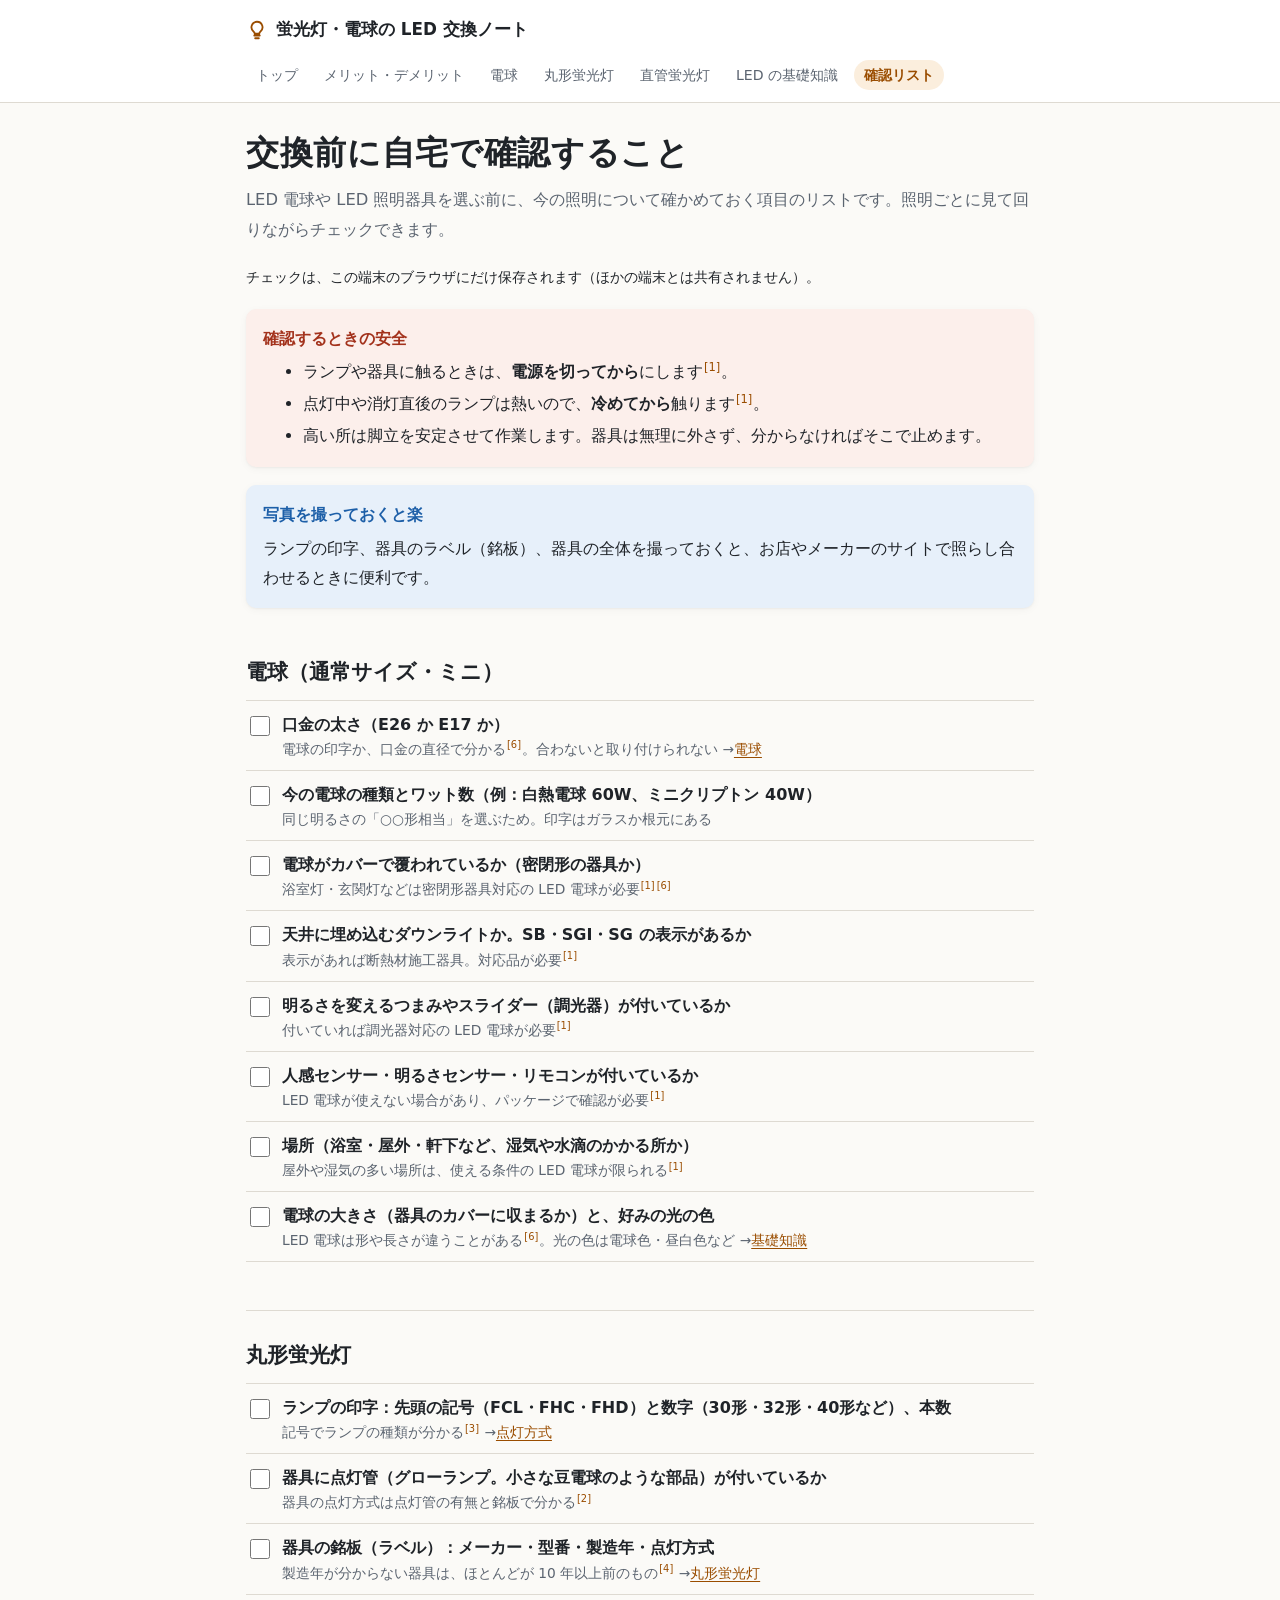
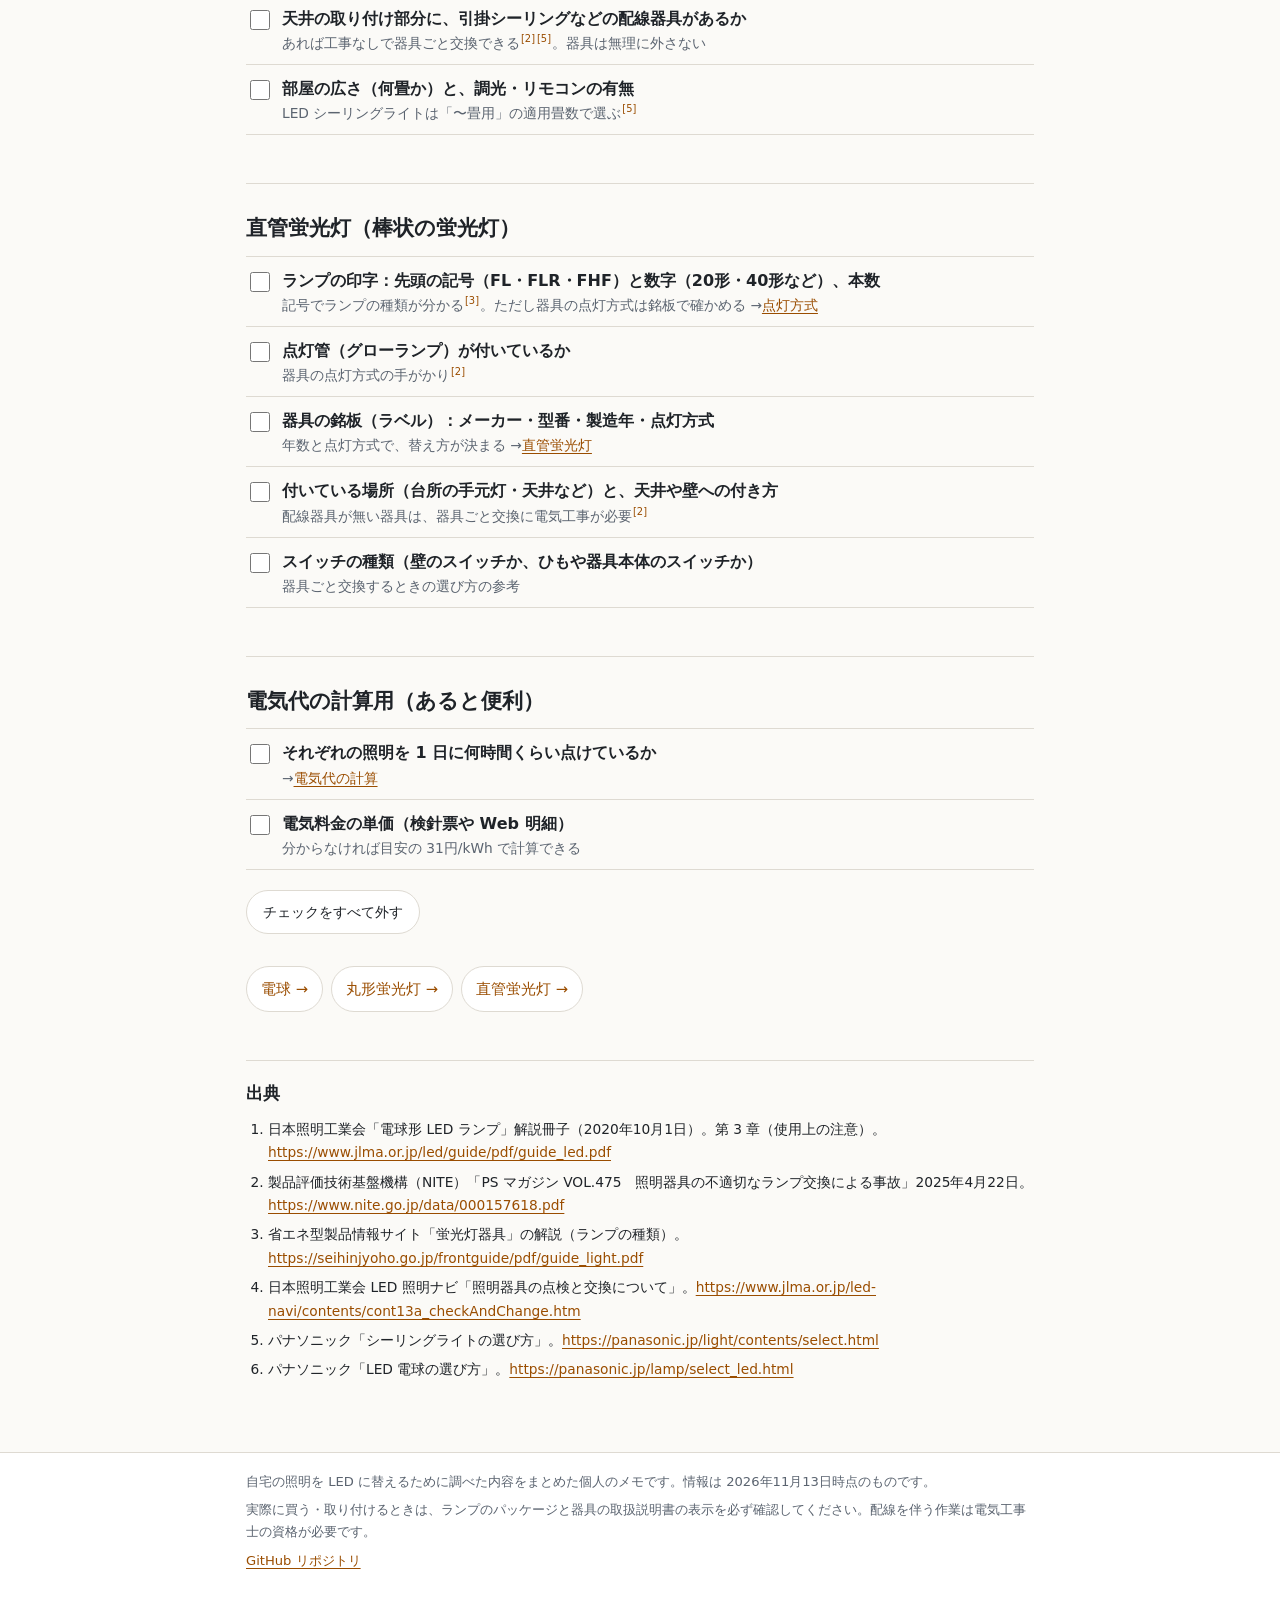
<file: docs/check.html>
<!doctype html>
<html lang="ja">
<head>
<meta charset="utf-8">
<meta name="viewport" content="width=device-width, initial-scale=1">
<title>交換前の確認リスト｜LED 交換ノート</title>
<meta name="description" content="LED 電球や LED 照明器具を選ぶ前に、今の電球・丸形蛍光灯・直管蛍光灯について自宅で確かめておくことのチェックリスト。">
<link rel="stylesheet" href="style.css">
</head>
<body>
<header class="site-header">
  <div class="inner">
    <a class="brand" href="index.html">
      <svg width="22" height="22" viewBox="0 0 24 24" aria-hidden="true"><path class="svg-stroke-accent" stroke-width="2" stroke-linecap="round" stroke-linejoin="round" d="M9 18h6M10 21h4M12 3a6 6 0 0 0-3.6 10.8c.8.6 1.1 1.4 1.1 2.2h5c0-.8.3-1.6 1.1-2.2A6 6 0 0 0 12 3z"/></svg>
      蛍光灯・電球の LED 交換ノート
    </a>
    <nav class="site-nav" aria-label="ページ一覧">
      <ul>
        <li><a href="index.html">トップ</a></li>
        <li><a href="merit.html">メリット・デメリット</a></li>
        <li><a href="bulb.html">電球</a></li>
        <li><a href="circular.html">丸形蛍光灯</a></li>
        <li><a href="straight.html">直管蛍光灯</a></li>
        <li><a href="basics.html">LED の基礎知識</a></li>
        <li><a href="check.html" aria-current="page">確認リスト</a></li>
      </ul>
    </nav>
  </div>
</header>

<main>
  <h1>交換前に自宅で確認すること</h1>
  <p class="lead">LED 電球や LED 照明器具を選ぶ前に、今の照明について確かめておく項目のリストです。照明ごとに見て回りながらチェックできます。</p>
  <p class="small">チェックは、この端末のブラウザにだけ保存されます（ほかの端末とは共有されません）。</p>

  <div class="callout warn">
    <span class="title">確認するときの安全</span>
    <ul>
      <li>ランプや器具に触るときは、<strong>電源を切ってから</strong>にします<sup class="ref"><a href="#s1">[1]</a></sup>。</li>
      <li>点灯中や消灯直後のランプは熱いので、<strong>冷めてから</strong>触ります<sup class="ref"><a href="#s1">[1]</a></sup>。</li>
      <li>高い所は脚立を安定させて作業します。器具は無理に外さず、分からなければそこで止めます。</li>
    </ul>
  </div>
  <div class="callout info">
    <span class="title">写真を撮っておくと楽</span>
    <p>ランプの印字、器具のラベル（銘板）、器具の全体を撮っておくと、お店やメーカーのサイトで照らし合わせるときに便利です。</p>
  </div>

  <h2>電球（通常サイズ・ミニ）</h2>
  <ul class="checklist">
    <li><label><input type="checkbox" data-key="bulb-base"><span><span class="what">口金の太さ（E26 か E17 か）</span><span class="why">電球の印字か、口金の直径で分かる<sup class="ref"><a href="#s6">[6]</a></sup>。合わないと取り付けられない →<a href="bulb.html">電球</a></span></span></label></li>
    <li><label><input type="checkbox" data-key="bulb-watt"><span><span class="what">今の電球の種類とワット数（例：白熱電球 60W、ミニクリプトン 40W）</span><span class="why">同じ明るさの「○○形相当」を選ぶため。印字はガラスか根元にある</span></span></label></li>
    <li><label><input type="checkbox" data-key="bulb-closed"><span><span class="what">電球がカバーで覆われているか（密閉形の器具か）</span><span class="why">浴室灯・玄関灯などは密閉形器具対応の LED 電球が必要<sup class="ref"><a href="#s1">[1]</a><a href="#s6">[6]</a></sup></span></span></label></li>
    <li><label><input type="checkbox" data-key="bulb-insul"><span><span class="what">天井に埋め込むダウンライトか。SB・SGⅠ・SG の表示があるか</span><span class="why">表示があれば断熱材施工器具。対応品が必要<sup class="ref"><a href="#s1">[1]</a></sup></span></span></label></li>
    <li><label><input type="checkbox" data-key="bulb-dim"><span><span class="what">明るさを変えるつまみやスライダー（調光器）が付いているか</span><span class="why">付いていれば調光器対応の LED 電球が必要<sup class="ref"><a href="#s1">[1]</a></sup></span></span></label></li>
    <li><label><input type="checkbox" data-key="bulb-sensor"><span><span class="what">人感センサー・明るさセンサー・リモコンが付いているか</span><span class="why">LED 電球が使えない場合があり、パッケージで確認が必要<sup class="ref"><a href="#s1">[1]</a></sup></span></span></label></li>
    <li><label><input type="checkbox" data-key="bulb-place"><span><span class="what">場所（浴室・屋外・軒下など、湿気や水滴のかかる所か）</span><span class="why">屋外や湿気の多い場所は、使える条件の LED 電球が限られる<sup class="ref"><a href="#s1">[1]</a></sup></span></span></label></li>
    <li><label><input type="checkbox" data-key="bulb-size"><span><span class="what">電球の大きさ（器具のカバーに収まるか）と、好みの光の色</span><span class="why">LED 電球は形や長さが違うことがある<sup class="ref"><a href="#s6">[6]</a></sup>。光の色は電球色・昼白色など →<a href="basics.html#color">基礎知識</a></span></span></label></li>
  </ul>

  <h2>丸形蛍光灯</h2>
  <ul class="checklist">
    <li><label><input type="checkbox" data-key="circ-code"><span><span class="what">ランプの印字：先頭の記号（FCL・FHC・FHD）と数字（30形・32形・40形など）、本数</span><span class="why">記号でランプの種類が分かる<sup class="ref"><a href="#s3">[3]</a></sup> →<a href="straight.html#method">点灯方式</a></span></span></label></li>
    <li><label><input type="checkbox" data-key="circ-glow"><span><span class="what">器具に点灯管（グローランプ。小さな豆電球のような部品）が付いているか</span><span class="why">器具の点灯方式は点灯管の有無と銘板で分かる<sup class="ref"><a href="#s2">[2]</a></sup></span></span></label></li>
    <li><label><input type="checkbox" data-key="circ-plate"><span><span class="what">器具の銘板（ラベル）：メーカー・型番・製造年・点灯方式</span><span class="why">製造年が分からない器具は、ほとんどが 10 年以上前のもの<sup class="ref"><a href="#s4">[4]</a></sup> →<a href="circular.html">丸形蛍光灯</a></span></span></label></li>
    <li><label><input type="checkbox" data-key="circ-ceiling"><span><span class="what">天井の取り付け部分に、引掛シーリングなどの配線器具があるか</span><span class="why">あれば工事なしで器具ごと交換できる<sup class="ref"><a href="#s2">[2]</a><a href="#s5">[5]</a></sup>。器具は無理に外さない</span></span></label></li>
    <li><label><input type="checkbox" data-key="circ-room"><span><span class="what">部屋の広さ（何畳か）と、調光・リモコンの有無</span><span class="why">LED シーリングライトは「〜畳用」の適用畳数で選ぶ<sup class="ref"><a href="#s5">[5]</a></sup></span></span></label></li>
  </ul>

  <h2>直管蛍光灯（棒状の蛍光灯）</h2>
  <ul class="checklist">
    <li><label><input type="checkbox" data-key="str-code"><span><span class="what">ランプの印字：先頭の記号（FL・FLR・FHF）と数字（20形・40形など）、本数</span><span class="why">記号でランプの種類が分かる<sup class="ref"><a href="#s3">[3]</a></sup>。ただし器具の点灯方式は銘板で確かめる →<a href="straight.html#method">点灯方式</a></span></span></label></li>
    <li><label><input type="checkbox" data-key="str-glow"><span><span class="what">点灯管（グローランプ）が付いているか</span><span class="why">器具の点灯方式の手がかり<sup class="ref"><a href="#s2">[2]</a></sup></span></span></label></li>
    <li><label><input type="checkbox" data-key="str-plate"><span><span class="what">器具の銘板（ラベル）：メーカー・型番・製造年・点灯方式</span><span class="why">年数と点灯方式で、替え方が決まる →<a href="straight.html">直管蛍光灯</a></span></span></label></li>
    <li><label><input type="checkbox" data-key="str-mount"><span><span class="what">付いている場所（台所の手元灯・天井など）と、天井や壁への付き方</span><span class="why">配線器具が無い器具は、器具ごと交換に電気工事が必要<sup class="ref"><a href="#s2">[2]</a></sup></span></span></label></li>
    <li><label><input type="checkbox" data-key="str-switch"><span><span class="what">スイッチの種類（壁のスイッチか、ひもや器具本体のスイッチか）</span><span class="why">器具ごと交換するときの選び方の参考</span></span></label></li>
  </ul>

  <h2>電気代の計算用（あると便利）</h2>
  <ul class="checklist">
    <li><label><input type="checkbox" data-key="calc-hours"><span><span class="what">それぞれの照明を 1 日に何時間くらい点けているか</span><span class="why">→<a href="merit.html#calc">電気代の計算</a></span></span></label></li>
    <li><label><input type="checkbox" data-key="calc-price"><span><span class="what">電気料金の単価（検針票や Web 明細）</span><span class="why">分からなければ目安の 31円/kWh で計算できる</span></span></label></li>
  </ul>

  <p><button type="button" class="btn" id="clear-checks">チェックをすべて外す</button></p>

  <div class="next">
    <a href="bulb.html">電球 →</a>
    <a href="circular.html">丸形蛍光灯 →</a>
    <a href="straight.html">直管蛍光灯 →</a>
  </div>

  <section class="sources" aria-labelledby="src-h">
    <h2 id="src-h">出典</h2>
    <ol>
      <li id="s1">日本照明工業会「電球形 LED ランプ」解説冊子（2020年10月1日）。第 3 章（使用上の注意）。<a href="https://www.jlma.or.jp/led/guide/pdf/guide_led.pdf">https://www.jlma.or.jp/led/guide/pdf/guide_led.pdf</a></li>
      <li id="s2">製品評価技術基盤機構（NITE）「PS マガジン VOL.475　照明器具の不適切なランプ交換による事故」2025年4月22日。<a href="https://www.nite.go.jp/data/000157618.pdf">https://www.nite.go.jp/data/000157618.pdf</a></li>
      <li id="s3">省エネ型製品情報サイト「蛍光灯器具」の解説（ランプの種類）。<a href="https://seihinjyoho.go.jp/frontguide/pdf/guide_light.pdf">https://seihinjyoho.go.jp/frontguide/pdf/guide_light.pdf</a></li>
      <li id="s4">日本照明工業会 LED 照明ナビ「照明器具の点検と交換について」。<a href="https://www.jlma.or.jp/led-navi/contents/cont13a_checkAndChange.htm">https://www.jlma.or.jp/led-navi/contents/cont13a_checkAndChange.htm</a></li>
      <li id="s5">パナソニック「シーリングライトの選び方」。<a href="https://panasonic.jp/light/contents/select.html">https://panasonic.jp/light/contents/select.html</a></li>
      <li id="s6">パナソニック「LED 電球の選び方」。<a href="https://panasonic.jp/lamp/select_led.html">https://panasonic.jp/lamp/select_led.html</a></li>
    </ol>
  </section>
</main>

<footer class="site-footer">
  <div class="inner">
    <p>自宅の照明を LED に替えるために調べた内容をまとめた個人のメモです。情報は 2026年11月13日時点のものです。</p>
    <p>実際に買う・取り付けるときは、ランプのパッケージと器具の取扱説明書の表示を必ず確認してください。配線を伴う作業は電気工事士の資格が必要です。</p>
    <p><a href="https://github.com/mrgarita/fl2led">GitHub リポジトリ</a></p>
  </div>
</footer>

<script>
  // チェックの状態をこの端末のブラウザ（localStorage）に保存する。
  // 保存できない環境（プライベートモードなど）でも、チェック自体は使えるようにする。
  (function () {
    var KEY = "fl2led-checklist";
    var boxes = document.querySelectorAll(".checklist input[type=checkbox]");
    var state = {};
    try { state = JSON.parse(localStorage.getItem(KEY) || "{}") || {}; } catch (e) { state = {}; }
    function save() {
      try { localStorage.setItem(KEY, JSON.stringify(state)); } catch (e) { /* 保存できなくても続ける */ }
    }
    Array.prototype.forEach.call(boxes, function (box) {
      var k = box.getAttribute("data-key");
      box.checked = !!state[k];
      box.addEventListener("change", function () {
        state[k] = box.checked;
        save();
      });
    });
    document.getElementById("clear-checks").addEventListener("click", function () {
      Array.prototype.forEach.call(boxes, function (box) { box.checked = false; });
      state = {};
      save();
    });
  })();
</script>
</body>
</html>
</file>
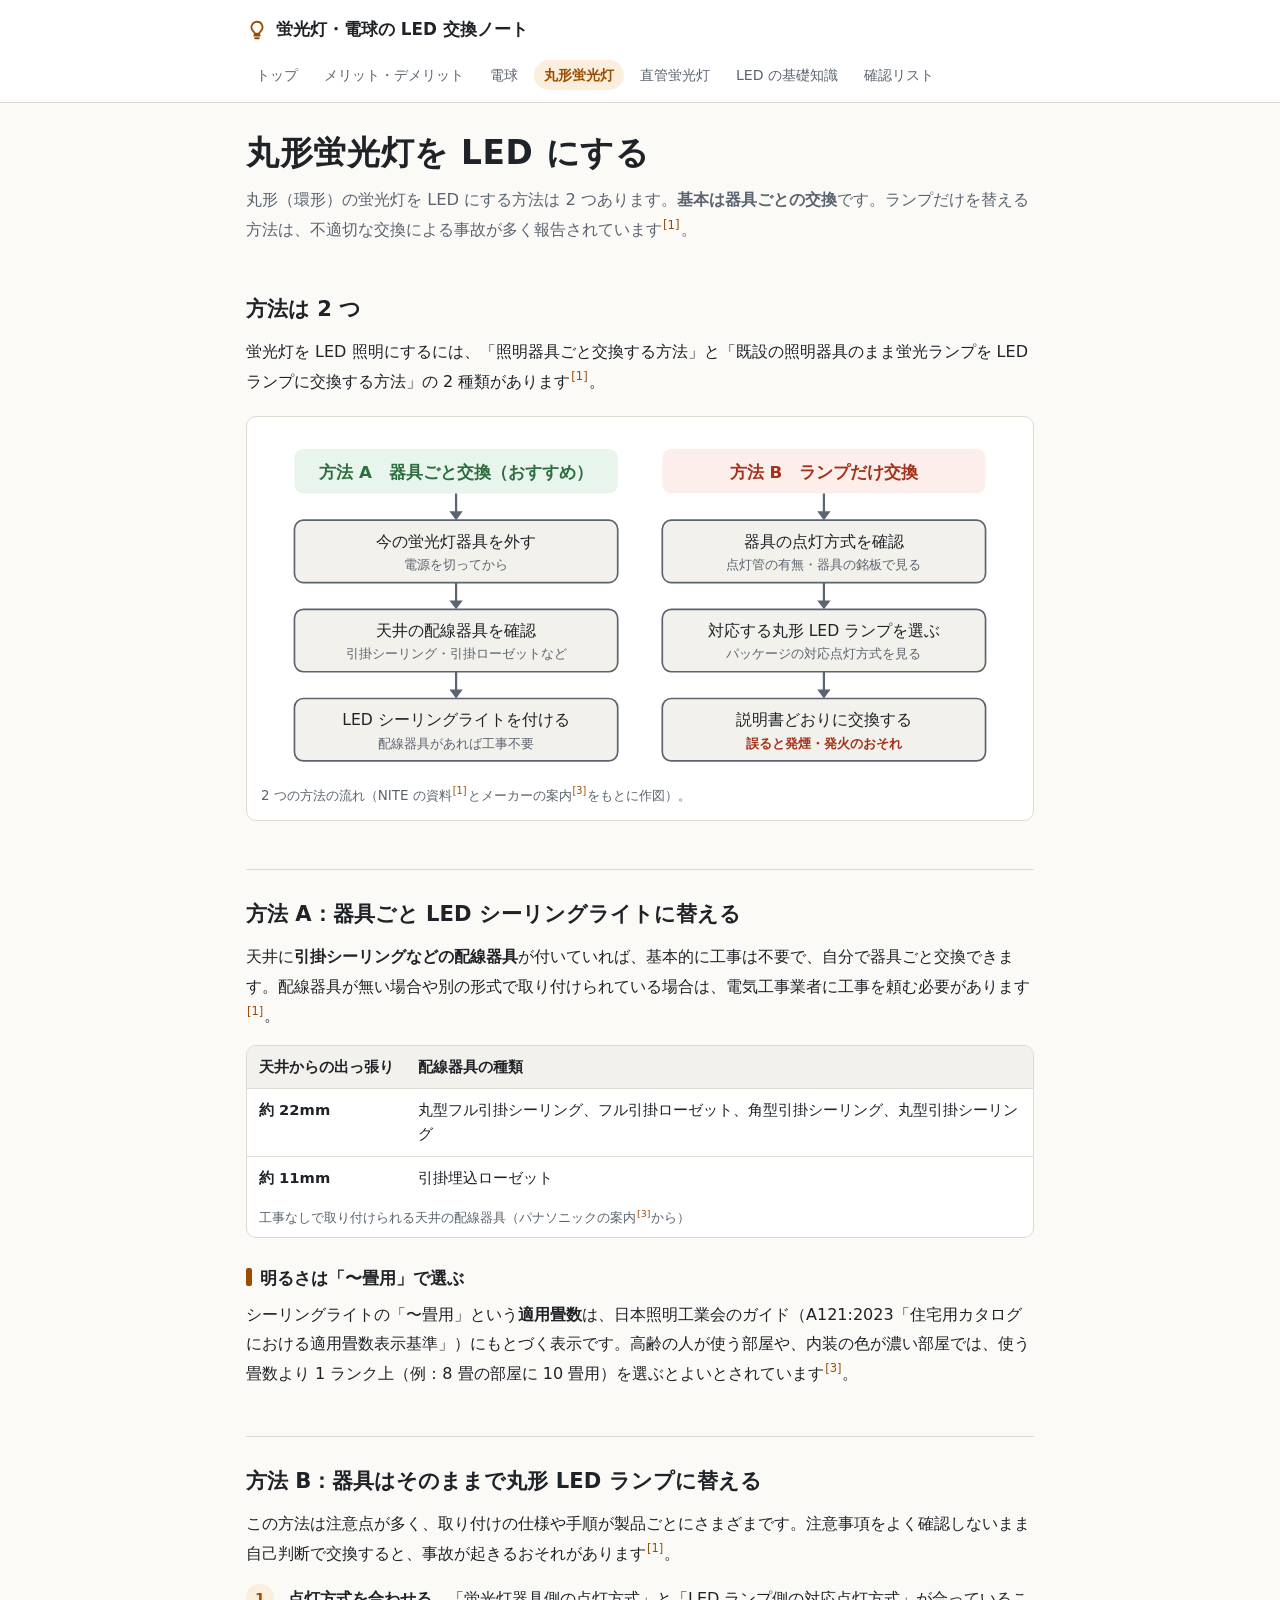
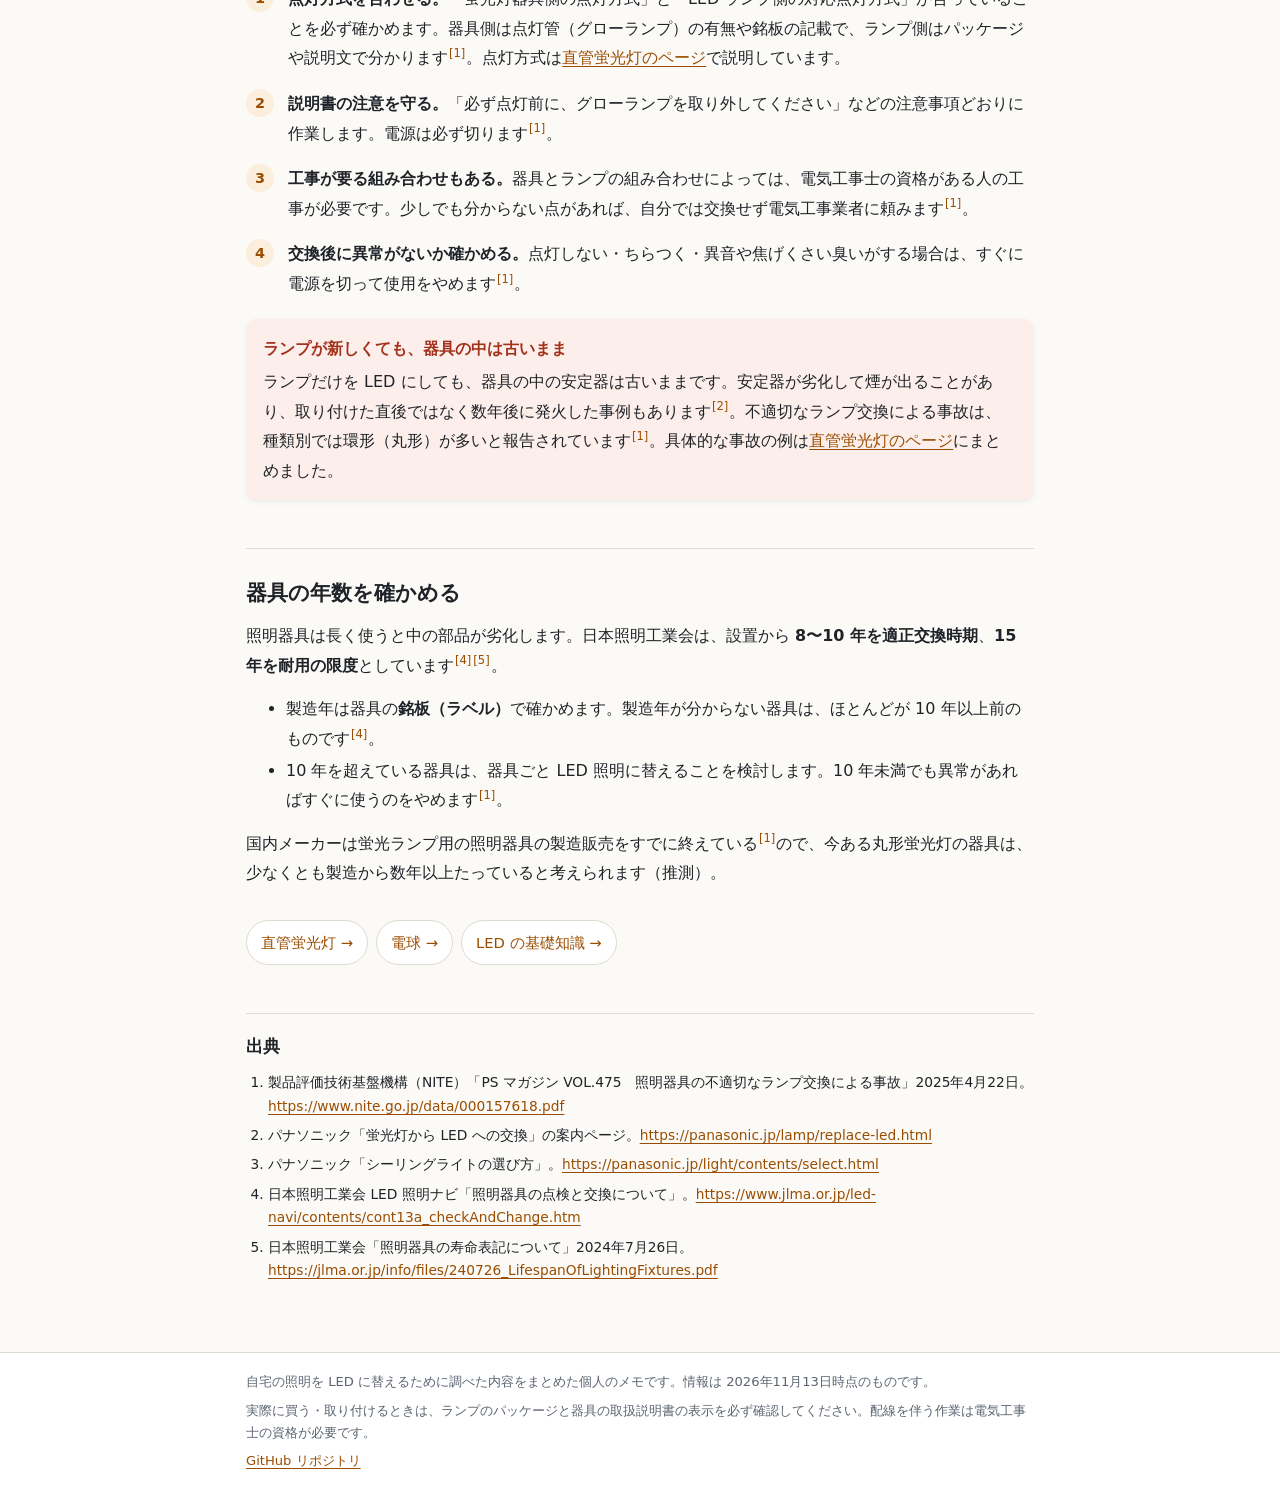
<file: docs/circular.html>
<!doctype html>
<html lang="ja">
<head>
<meta charset="utf-8">
<meta name="viewport" content="width=device-width, initial-scale=1">
<title>丸形蛍光灯｜LED 交換ノート</title>
<meta name="description" content="丸形（環形）蛍光灯を LED にする 2 つの方法と、それぞれの注意点。">
<link rel="stylesheet" href="style.css">
</head>
<body>
<header class="site-header">
  <div class="inner">
    <a class="brand" href="index.html">
      <svg width="22" height="22" viewBox="0 0 24 24" aria-hidden="true"><path class="svg-stroke-accent" stroke-width="2" stroke-linecap="round" stroke-linejoin="round" d="M9 18h6M10 21h4M12 3a6 6 0 0 0-3.6 10.8c.8.6 1.1 1.4 1.1 2.2h5c0-.8.3-1.6 1.1-2.2A6 6 0 0 0 12 3z"/></svg>
      蛍光灯・電球の LED 交換ノート
    </a>
    <nav class="site-nav" aria-label="ページ一覧">
      <ul>
        <li><a href="index.html">トップ</a></li>
        <li><a href="merit.html">メリット・デメリット</a></li>
        <li><a href="bulb.html">電球</a></li>
        <li><a href="circular.html" aria-current="page">丸形蛍光灯</a></li>
        <li><a href="straight.html">直管蛍光灯</a></li>
        <li><a href="basics.html">LED の基礎知識</a></li>
        <li><a href="check.html">確認リスト</a></li>
      </ul>
    </nav>
  </div>
</header>

<main>
  <h1>丸形蛍光灯を LED にする</h1>
  <p class="lead">丸形（環形）の蛍光灯を LED にする方法は 2 つあります。<strong>基本は器具ごとの交換</strong>です。ランプだけを替える方法は、不適切な交換による事故が多く報告されています<sup class="ref"><a href="#s1">[1]</a></sup>。</p>

  <h2>方法は 2 つ</h2>
  <p>蛍光灯を LED 照明にするには、「照明器具ごと交換する方法」と「既設の照明器具のまま蛍光ランプを LED ランプに交換する方法」の 2 種類があります<sup class="ref"><a href="#s1">[1]</a></sup>。</p>

  <figure>
    <svg viewBox="0 0 680 310" role="img" aria-labelledby="flow-title flow-desc">
      <title id="flow-title">丸形蛍光灯を LED にする 2 つの方法の流れ</title>
      <desc id="flow-desc">方法 A は器具を外し、天井の配線器具を確認して LED シーリングライトを付ける。方法 B は器具の点灯方式を確認し、対応する丸形 LED ランプを選んで説明書どおりに交換する。</desc>
      <!-- 見出し -->
      <rect x="30" y="16" width="290" height="40" rx="8" class="svg-fill-ok-soft"/>
      <text x="175" y="42" text-anchor="middle" font-size="15" font-weight="700" class="svg-ok">方法 A　器具ごと交換（おすすめ）</text>
      <rect x="360" y="16" width="290" height="40" rx="8" class="svg-fill-warn-soft"/>
      <text x="505" y="42" text-anchor="middle" font-size="15" font-weight="700" class="svg-warn">方法 B　ランプだけ交換</text>
      <!-- 方法 A -->
      <g class="svg-stroke-muted svg-fill-surface2" stroke-width="1.5">
        <rect x="30" y="80" width="290" height="56" rx="8"/>
        <rect x="30" y="160" width="290" height="56" rx="8"/>
        <rect x="30" y="240" width="290" height="56" rx="8"/>
        <rect x="360" y="80" width="290" height="56" rx="8"/>
        <rect x="360" y="160" width="290" height="56" rx="8"/>
        <rect x="360" y="240" width="290" height="56" rx="8"/>
      </g>
      <g font-size="14" text-anchor="middle" class="svg-text">
        <text x="175" y="104">今の蛍光灯器具を外す</text>
        <text x="175" y="184">天井の配線器具を確認</text>
        <text x="175" y="264">LED シーリングライトを付ける</text>
        <text x="505" y="104">器具の点灯方式を確認</text>
        <text x="505" y="184">対応する丸形 LED ランプを選ぶ</text>
        <text x="505" y="264">説明書どおりに交換する</text>
      </g>
      <g font-size="12" text-anchor="middle" class="svg-muted">
        <text x="175" y="124">電源を切ってから</text>
        <text x="175" y="204">引掛シーリング・引掛ローゼットなど</text>
        <text x="175" y="284">配線器具があれば工事不要</text>
        <text x="505" y="124">点灯管の有無・器具の銘板で見る</text>
        <text x="505" y="204">パッケージの対応点灯方式を見る</text>
      </g>
      <text x="505" y="284" text-anchor="middle" font-size="12" font-weight="700" class="svg-warn">誤ると発煙・発火のおそれ</text>
      <!-- 矢印 -->
      <g class="svg-stroke-muted" stroke-width="2">
        <line x1="175" y1="56" x2="175" y2="74"/>
        <line x1="175" y1="136" x2="175" y2="154"/>
        <line x1="175" y1="216" x2="175" y2="234"/>
        <line x1="505" y1="56" x2="505" y2="74"/>
        <line x1="505" y1="136" x2="505" y2="154"/>
        <line x1="505" y1="216" x2="505" y2="234"/>
      </g>
      <g class="svg-fill-muted">
        <path d="M169 72 L181 72 L175 80 Z"/>
        <path d="M169 152 L181 152 L175 160 Z"/>
        <path d="M169 232 L181 232 L175 240 Z"/>
        <path d="M499 72 L511 72 L505 80 Z"/>
        <path d="M499 152 L511 152 L505 160 Z"/>
        <path d="M499 232 L511 232 L505 240 Z"/>
      </g>
    </svg>
    <figcaption>2 つの方法の流れ（NITE の資料<sup class="ref"><a href="#s1">[1]</a></sup>とメーカーの案内<sup class="ref"><a href="#s3">[3]</a></sup>をもとに作図）。</figcaption>
  </figure>

  <h2>方法 A：器具ごと LED シーリングライトに替える</h2>
  <p>天井に<strong>引掛シーリングなどの配線器具</strong>が付いていれば、基本的に工事は不要で、自分で器具ごと交換できます。配線器具が無い場合や別の形式で取り付けられている場合は、電気工事業者に工事を頼む必要があります<sup class="ref"><a href="#s1">[1]</a></sup>。</p>
  <div class="table-wrap">
    <table>
      <caption>工事なしで取り付けられる天井の配線器具（パナソニックの案内<sup class="ref"><a href="#s3">[3]</a></sup>から）</caption>
      <thead>
        <tr><th scope="col">天井からの出っ張り</th><th scope="col">配線器具の種類</th></tr>
      </thead>
      <tbody>
        <tr><th scope="row">約 22mm</th><td>丸型フル引掛シーリング、フル引掛ローゼット、角型引掛シーリング、丸型引掛シーリング</td></tr>
        <tr><th scope="row">約 11mm</th><td>引掛埋込ローゼット</td></tr>
      </tbody>
    </table>
  </div>

  <h3>明るさは「〜畳用」で選ぶ</h3>
  <p>シーリングライトの「〜畳用」という<strong>適用畳数</strong>は、日本照明工業会のガイド（A121:2023「住宅用カタログにおける適用畳数表示基準」）にもとづく表示です。高齢の人が使う部屋や、内装の色が濃い部屋では、使う畳数より 1 ランク上（例：8 畳の部屋に 10 畳用）を選ぶとよいとされています<sup class="ref"><a href="#s3">[3]</a></sup>。</p>

  <h2>方法 B：器具はそのままで丸形 LED ランプに替える</h2>
  <p>この方法は注意点が多く、取り付けの仕様や手順が製品ごとにさまざまです。注意事項をよく確認しないまま自己判断で交換すると、事故が起きるおそれがあります<sup class="ref"><a href="#s1">[1]</a></sup>。</p>
  <ol class="steps">
    <li><strong>点灯方式を合わせる。</strong>「蛍光灯器具側の点灯方式」と「LED ランプ側の対応点灯方式」が合っていることを必ず確かめます。器具側は点灯管（グローランプ）の有無や銘板の記載で、ランプ側はパッケージや説明文で分かります<sup class="ref"><a href="#s1">[1]</a></sup>。点灯方式は<a href="straight.html#method">直管蛍光灯のページ</a>で説明しています。</li>
    <li><strong>説明書の注意を守る。</strong>「必ず点灯前に、グローランプを取り外してください」などの注意事項どおりに作業します。電源は必ず切ります<sup class="ref"><a href="#s1">[1]</a></sup>。</li>
    <li><strong>工事が要る組み合わせもある。</strong>器具とランプの組み合わせによっては、電気工事士の資格がある人の工事が必要です。少しでも分からない点があれば、自分では交換せず電気工事業者に頼みます<sup class="ref"><a href="#s1">[1]</a></sup>。</li>
    <li><strong>交換後に異常がないか確かめる。</strong>点灯しない・ちらつく・異音や焦げくさい臭いがする場合は、すぐに電源を切って使用をやめます<sup class="ref"><a href="#s1">[1]</a></sup>。</li>
  </ol>

  <div class="callout warn">
    <span class="title">ランプが新しくても、器具の中は古いまま</span>
    <p>ランプだけを LED にしても、器具の中の安定器は古いままです。安定器が劣化して煙が出ることがあり、取り付けた直後ではなく数年後に発火した事例もあります<sup class="ref"><a href="#s2">[2]</a></sup>。不適切なランプ交換による事故は、種類別では環形（丸形）が多いと報告されています<sup class="ref"><a href="#s1">[1]</a></sup>。具体的な事故の例は<a href="straight.html#accidents">直管蛍光灯のページ</a>にまとめました。</p>
  </div>

  <h2>器具の年数を確かめる</h2>
  <p>照明器具は長く使うと中の部品が劣化します。日本照明工業会は、設置から <strong>8〜10 年を適正交換時期</strong>、<strong>15 年を耐用の限度</strong>としています<sup class="ref"><a href="#s4">[4]</a><a href="#s5">[5]</a></sup>。</p>
  <ul>
    <li>製造年は器具の<strong>銘板（ラベル）</strong>で確かめます。製造年が分からない器具は、ほとんどが 10 年以上前のものです<sup class="ref"><a href="#s4">[4]</a></sup>。</li>
    <li>10 年を超えている器具は、器具ごと LED 照明に替えることを検討します。10 年未満でも異常があればすぐに使うのをやめます<sup class="ref"><a href="#s1">[1]</a></sup>。</li>
  </ul>
  <p>国内メーカーは蛍光ランプ用の照明器具の製造販売をすでに終えている<sup class="ref"><a href="#s1">[1]</a></sup>ので、今ある丸形蛍光灯の器具は、少なくとも製造から数年以上たっていると考えられます（推測）。</p>

  <div class="next">
    <a href="straight.html">直管蛍光灯 →</a>
    <a href="bulb.html">電球 →</a>
    <a href="basics.html">LED の基礎知識 →</a>
  </div>

  <section class="sources" aria-labelledby="src-h">
    <h2 id="src-h">出典</h2>
    <ol>
      <li id="s1">製品評価技術基盤機構（NITE）「PS マガジン VOL.475　照明器具の不適切なランプ交換による事故」2025年4月22日。<a href="https://www.nite.go.jp/data/000157618.pdf">https://www.nite.go.jp/data/000157618.pdf</a></li>
      <li id="s2">パナソニック「蛍光灯から LED への交換」の案内ページ。<a href="https://panasonic.jp/lamp/replace-led.html">https://panasonic.jp/lamp/replace-led.html</a></li>
      <li id="s3">パナソニック「シーリングライトの選び方」。<a href="https://panasonic.jp/light/contents/select.html">https://panasonic.jp/light/contents/select.html</a></li>
      <li id="s4">日本照明工業会 LED 照明ナビ「照明器具の点検と交換について」。<a href="https://www.jlma.or.jp/led-navi/contents/cont13a_checkAndChange.htm">https://www.jlma.or.jp/led-navi/contents/cont13a_checkAndChange.htm</a></li>
      <li id="s5">日本照明工業会「照明器具の寿命表記について」2024年7月26日。<a href="https://jlma.or.jp/info/files/240726_LifespanOfLightingFixtures.pdf">https://jlma.or.jp/info/files/240726_LifespanOfLightingFixtures.pdf</a></li>
    </ol>
  </section>
</main>

<footer class="site-footer">
  <div class="inner">
    <p>自宅の照明を LED に替えるために調べた内容をまとめた個人のメモです。情報は 2026年11月13日時点のものです。</p>
    <p>実際に買う・取り付けるときは、ランプのパッケージと器具の取扱説明書の表示を必ず確認してください。配線を伴う作業は電気工事士の資格が必要です。</p>
    <p><a href="https://github.com/mrgarita/fl2led">GitHub リポジトリ</a></p>
  </div>
</footer>
</body>
</html>
</file>
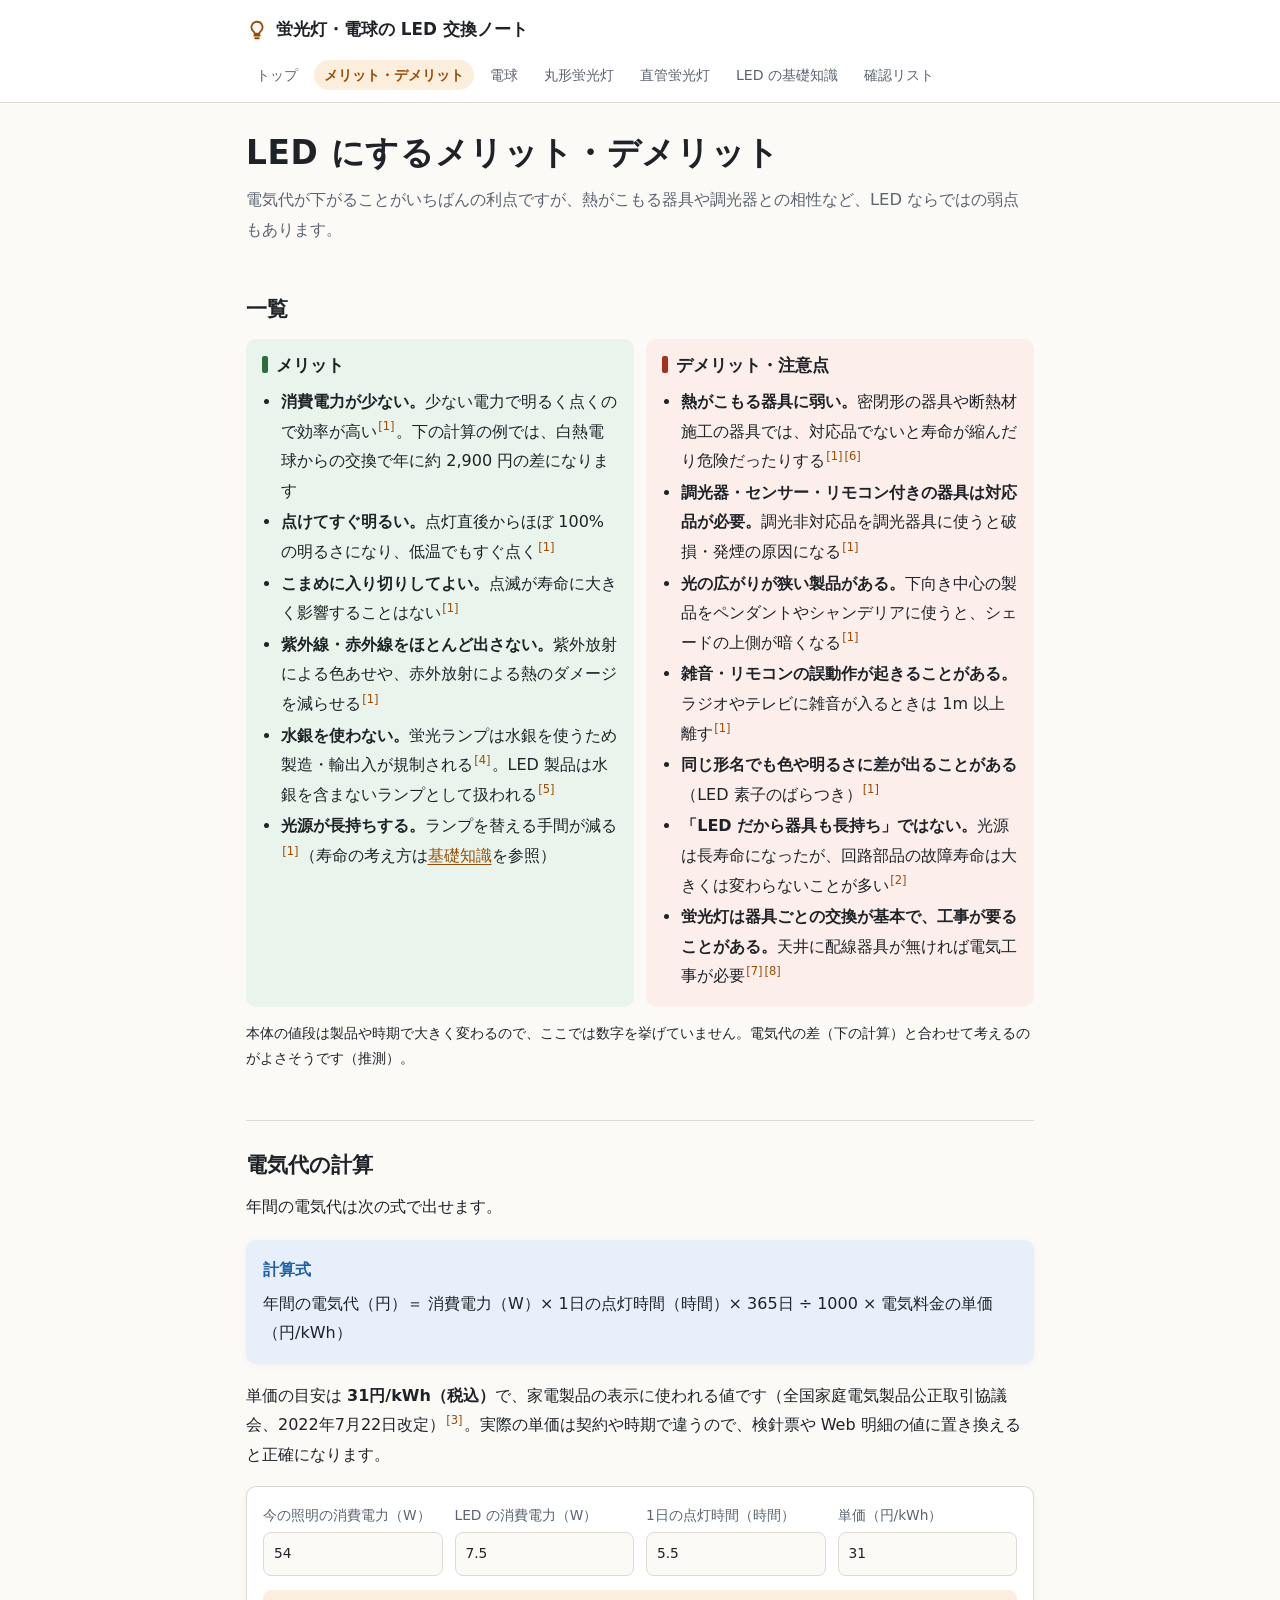
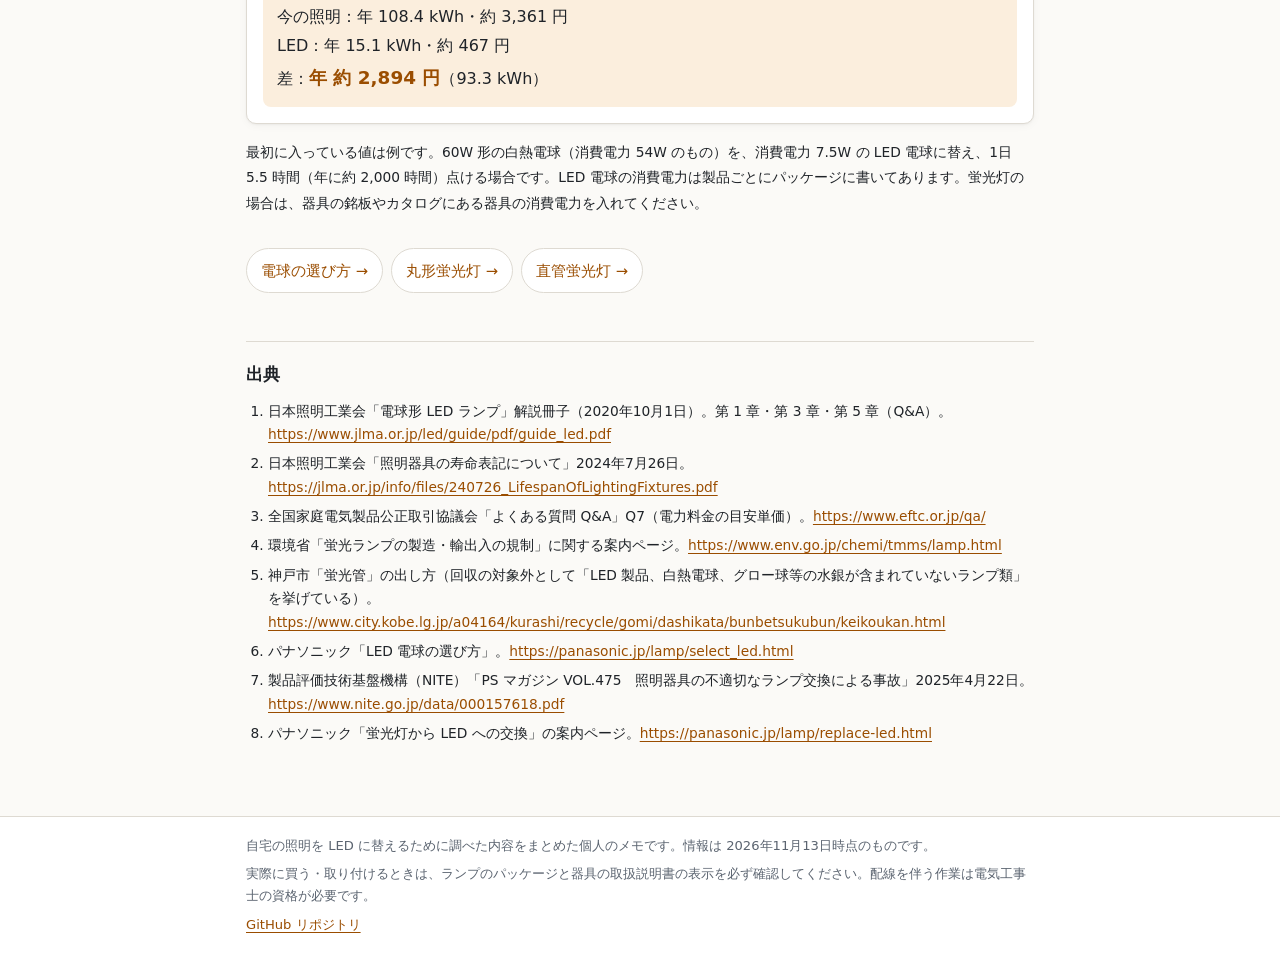
<file: docs/merit.html>
<!doctype html>
<html lang="ja">
<head>
<meta charset="utf-8">
<meta name="viewport" content="width=device-width, initial-scale=1">
<title>メリット・デメリット｜LED 交換ノート</title>
<meta name="description" content="電球や蛍光灯を LED にするメリットとデメリット。電気代の計算つき。">
<link rel="stylesheet" href="style.css">
</head>
<body>
<header class="site-header">
  <div class="inner">
    <a class="brand" href="index.html">
      <svg width="22" height="22" viewBox="0 0 24 24" aria-hidden="true"><path class="svg-stroke-accent" stroke-width="2" stroke-linecap="round" stroke-linejoin="round" d="M9 18h6M10 21h4M12 3a6 6 0 0 0-3.6 10.8c.8.6 1.1 1.4 1.1 2.2h5c0-.8.3-1.6 1.1-2.2A6 6 0 0 0 12 3z"/></svg>
      蛍光灯・電球の LED 交換ノート
    </a>
    <nav class="site-nav" aria-label="ページ一覧">
      <ul>
        <li><a href="index.html">トップ</a></li>
        <li><a href="merit.html" aria-current="page">メリット・デメリット</a></li>
        <li><a href="bulb.html">電球</a></li>
        <li><a href="circular.html">丸形蛍光灯</a></li>
        <li><a href="straight.html">直管蛍光灯</a></li>
        <li><a href="basics.html">LED の基礎知識</a></li>
        <li><a href="check.html">確認リスト</a></li>
      </ul>
    </nav>
  </div>
</header>

<main>
  <h1>LED にするメリット・デメリット</h1>
  <p class="lead">電気代が下がることがいちばんの利点ですが、熱がこもる器具や調光器との相性など、LED ならではの弱点もあります。</p>

  <h2>一覧</h2>
  <div class="pros-cons">
    <div class="pros">
      <h3>メリット</h3>
      <ul>
        <li><strong>消費電力が少ない。</strong>少ない電力で明るく点くので効率が高い<sup class="ref"><a href="#s1">[1]</a></sup>。下の計算の例では、白熱電球からの交換で年に約 2,900 円の差になります</li>
        <li><strong>点けてすぐ明るい。</strong>点灯直後からほぼ 100% の明るさになり、低温でもすぐ点く<sup class="ref"><a href="#s1">[1]</a></sup></li>
        <li><strong>こまめに入り切りしてよい。</strong>点滅が寿命に大きく影響することはない<sup class="ref"><a href="#s1">[1]</a></sup></li>
        <li><strong>紫外線・赤外線をほとんど出さない。</strong>紫外放射による色あせや、赤外放射による熱のダメージを減らせる<sup class="ref"><a href="#s1">[1]</a></sup></li>
        <li><strong>水銀を使わない。</strong>蛍光ランプは水銀を使うため製造・輸出入が規制される<sup class="ref"><a href="#s4">[4]</a></sup>。LED 製品は水銀を含まないランプとして扱われる<sup class="ref"><a href="#s5">[5]</a></sup></li>
        <li><strong>光源が長持ちする。</strong>ランプを替える手間が減る<sup class="ref"><a href="#s1">[1]</a></sup>（寿命の考え方は<a href="basics.html#life">基礎知識</a>を参照）</li>
      </ul>
    </div>
    <div class="cons">
      <h3>デメリット・注意点</h3>
      <ul>
        <li><strong>熱がこもる器具に弱い。</strong>密閉形の器具や断熱材施工の器具では、対応品でないと寿命が縮んだり危険だったりする<sup class="ref"><a href="#s1">[1]</a><a href="#s6">[6]</a></sup></li>
        <li><strong>調光器・センサー・リモコン付きの器具は対応品が必要。</strong>調光非対応品を調光器具に使うと破損・発煙の原因になる<sup class="ref"><a href="#s1">[1]</a></sup></li>
        <li><strong>光の広がりが狭い製品がある。</strong>下向き中心の製品をペンダントやシャンデリアに使うと、シェードの上側が暗くなる<sup class="ref"><a href="#s1">[1]</a></sup></li>
        <li><strong>雑音・リモコンの誤動作が起きることがある。</strong>ラジオやテレビに雑音が入るときは 1m 以上離す<sup class="ref"><a href="#s1">[1]</a></sup></li>
        <li><strong>同じ形名でも色や明るさに差が出ることがある</strong>（LED 素子のばらつき）<sup class="ref"><a href="#s1">[1]</a></sup></li>
        <li><strong>「LED だから器具も長持ち」ではない。</strong>光源は長寿命になったが、回路部品の故障寿命は大きくは変わらないことが多い<sup class="ref"><a href="#s2">[2]</a></sup></li>
        <li><strong>蛍光灯は器具ごとの交換が基本で、工事が要ることがある。</strong>天井に配線器具が無ければ電気工事が必要<sup class="ref"><a href="#s7">[7]</a><a href="#s8">[8]</a></sup></li>
      </ul>
    </div>
  </div>
  <p class="small">本体の値段は製品や時期で大きく変わるので、ここでは数字を挙げていません。電気代の差（下の計算）と合わせて考えるのがよさそうです（推測）。</p>

  <h2 id="calc">電気代の計算</h2>
  <p>年間の電気代は次の式で出せます。</p>
  <div class="callout info">
    <span class="title">計算式</span>
    <p>年間の電気代（円）＝ 消費電力（W）× 1日の点灯時間（時間）× 365日 ÷ 1000 × 電気料金の単価（円/kWh）</p>
  </div>
  <p>単価の目安は <strong>31円/kWh（税込）</strong>で、家電製品の表示に使われる値です（全国家庭電気製品公正取引協議会、2022年7月22日改定）<sup class="ref"><a href="#s3">[3]</a></sup>。実際の単価は契約や時期で違うので、検針票や Web 明細の値に置き換えると正確になります。</p>

  <form class="calc" id="calc-form" onsubmit="return false">
    <div class="fields">
      <label>今の照明の消費電力（W）<input id="w0" type="number" inputmode="decimal" min="0" step="0.1" value="54"></label>
      <label>LED の消費電力（W）<input id="w1" type="number" inputmode="decimal" min="0" step="0.1" value="7.5"></label>
      <label>1日の点灯時間（時間）<input id="h" type="number" inputmode="decimal" min="0" max="24" step="0.5" value="5.5"></label>
      <label>単価（円/kWh）<input id="p" type="number" inputmode="decimal" min="0" step="0.1" value="31"></label>
    </div>
    <output id="out" for="w0 w1 h p" aria-live="polite"></output>
  </form>
  <p class="small">最初に入っている値は例です。60W 形の白熱電球（消費電力 54W のもの）を、消費電力 7.5W の LED 電球に替え、1日 5.5 時間（年に約 2,000 時間）点ける場合です。LED 電球の消費電力は製品ごとにパッケージに書いてあります。蛍光灯の場合は、器具の銘板やカタログにある器具の消費電力を入れてください。</p>

  <div class="next">
    <a href="bulb.html">電球の選び方 →</a>
    <a href="circular.html">丸形蛍光灯 →</a>
    <a href="straight.html">直管蛍光灯 →</a>
  </div>

  <section class="sources" aria-labelledby="src-h">
    <h2 id="src-h">出典</h2>
    <ol>
      <li id="s1">日本照明工業会「電球形 LED ランプ」解説冊子（2020年10月1日）。第 1 章・第 3 章・第 5 章（Q&amp;A）。<a href="https://www.jlma.or.jp/led/guide/pdf/guide_led.pdf">https://www.jlma.or.jp/led/guide/pdf/guide_led.pdf</a></li>
      <li id="s2">日本照明工業会「照明器具の寿命表記について」2024年7月26日。<a href="https://jlma.or.jp/info/files/240726_LifespanOfLightingFixtures.pdf">https://jlma.or.jp/info/files/240726_LifespanOfLightingFixtures.pdf</a></li>
      <li id="s3">全国家庭電気製品公正取引協議会「よくある質問 Q&amp;A」Q7（電力料金の目安単価）。<a href="https://www.eftc.or.jp/qa/">https://www.eftc.or.jp/qa/</a></li>
      <li id="s4">環境省「蛍光ランプの製造・輸出入の規制」に関する案内ページ。<a href="https://www.env.go.jp/chemi/tmms/lamp.html">https://www.env.go.jp/chemi/tmms/lamp.html</a></li>
      <li id="s5">神戸市「蛍光管」の出し方（回収の対象外として「LED 製品、白熱電球、グロー球等の水銀が含まれていないランプ類」を挙げている）。<a href="https://www.city.kobe.lg.jp/a04164/kurashi/recycle/gomi/dashikata/bunbetsukubun/keikoukan.html">https://www.city.kobe.lg.jp/a04164/kurashi/recycle/gomi/dashikata/bunbetsukubun/keikoukan.html</a></li>
      <li id="s6">パナソニック「LED 電球の選び方」。<a href="https://panasonic.jp/lamp/select_led.html">https://panasonic.jp/lamp/select_led.html</a></li>
      <li id="s7">製品評価技術基盤機構（NITE）「PS マガジン VOL.475　照明器具の不適切なランプ交換による事故」2025年4月22日。<a href="https://www.nite.go.jp/data/000157618.pdf">https://www.nite.go.jp/data/000157618.pdf</a></li>
      <li id="s8">パナソニック「蛍光灯から LED への交換」の案内ページ。<a href="https://panasonic.jp/lamp/replace-led.html">https://panasonic.jp/lamp/replace-led.html</a></li>
    </ol>
  </section>
</main>

<footer class="site-footer">
  <div class="inner">
    <p>自宅の照明を LED に替えるために調べた内容をまとめた個人のメモです。情報は 2026年11月13日時点のものです。</p>
    <p>実際に買う・取り付けるときは、ランプのパッケージと器具の取扱説明書の表示を必ず確認してください。配線を伴う作業は電気工事士の資格が必要です。</p>
    <p><a href="https://github.com/mrgarita/fl2led">GitHub リポジトリ</a></p>
  </div>
</footer>

<script>
  // 入力が変わるたびに年間の電力量と電気代を計算し直す
  (function () {
    var ids = ["w0", "w1", "h", "p"];
    var el = {};
    ids.forEach(function (id) { el[id] = document.getElementById(id); });
    var out = document.getElementById("out");
    function num(id) {
      var v = parseFloat(el[id].value);
      return isFinite(v) && v >= 0 ? v : 0;
    }
    function kwh(v) { return v.toLocaleString("ja-JP", { maximumFractionDigits: 1 }); }
    function yen(v) { return Math.round(v).toLocaleString("ja-JP"); }
    function update() {
      var hours = Math.min(num("h"), 24) * 365;
      var k0 = num("w0") * hours / 1000;
      var k1 = num("w1") * hours / 1000;
      var price = num("p");
      out.innerHTML =
        "今の照明：年 " + kwh(k0) + " kWh・約 " + yen(k0 * price) + " 円<br>" +
        "LED：年 " + kwh(k1) + " kWh・約 " + yen(k1 * price) + " 円<br>" +
        "差：<strong>年 約 " + yen((k0 - k1) * price) + " 円</strong>（" + kwh(k0 - k1) + " kWh）";
    }
    ids.forEach(function (id) { el[id].addEventListener("input", update); });
    update();
  })();
</script>
</body>
</html>
</file>
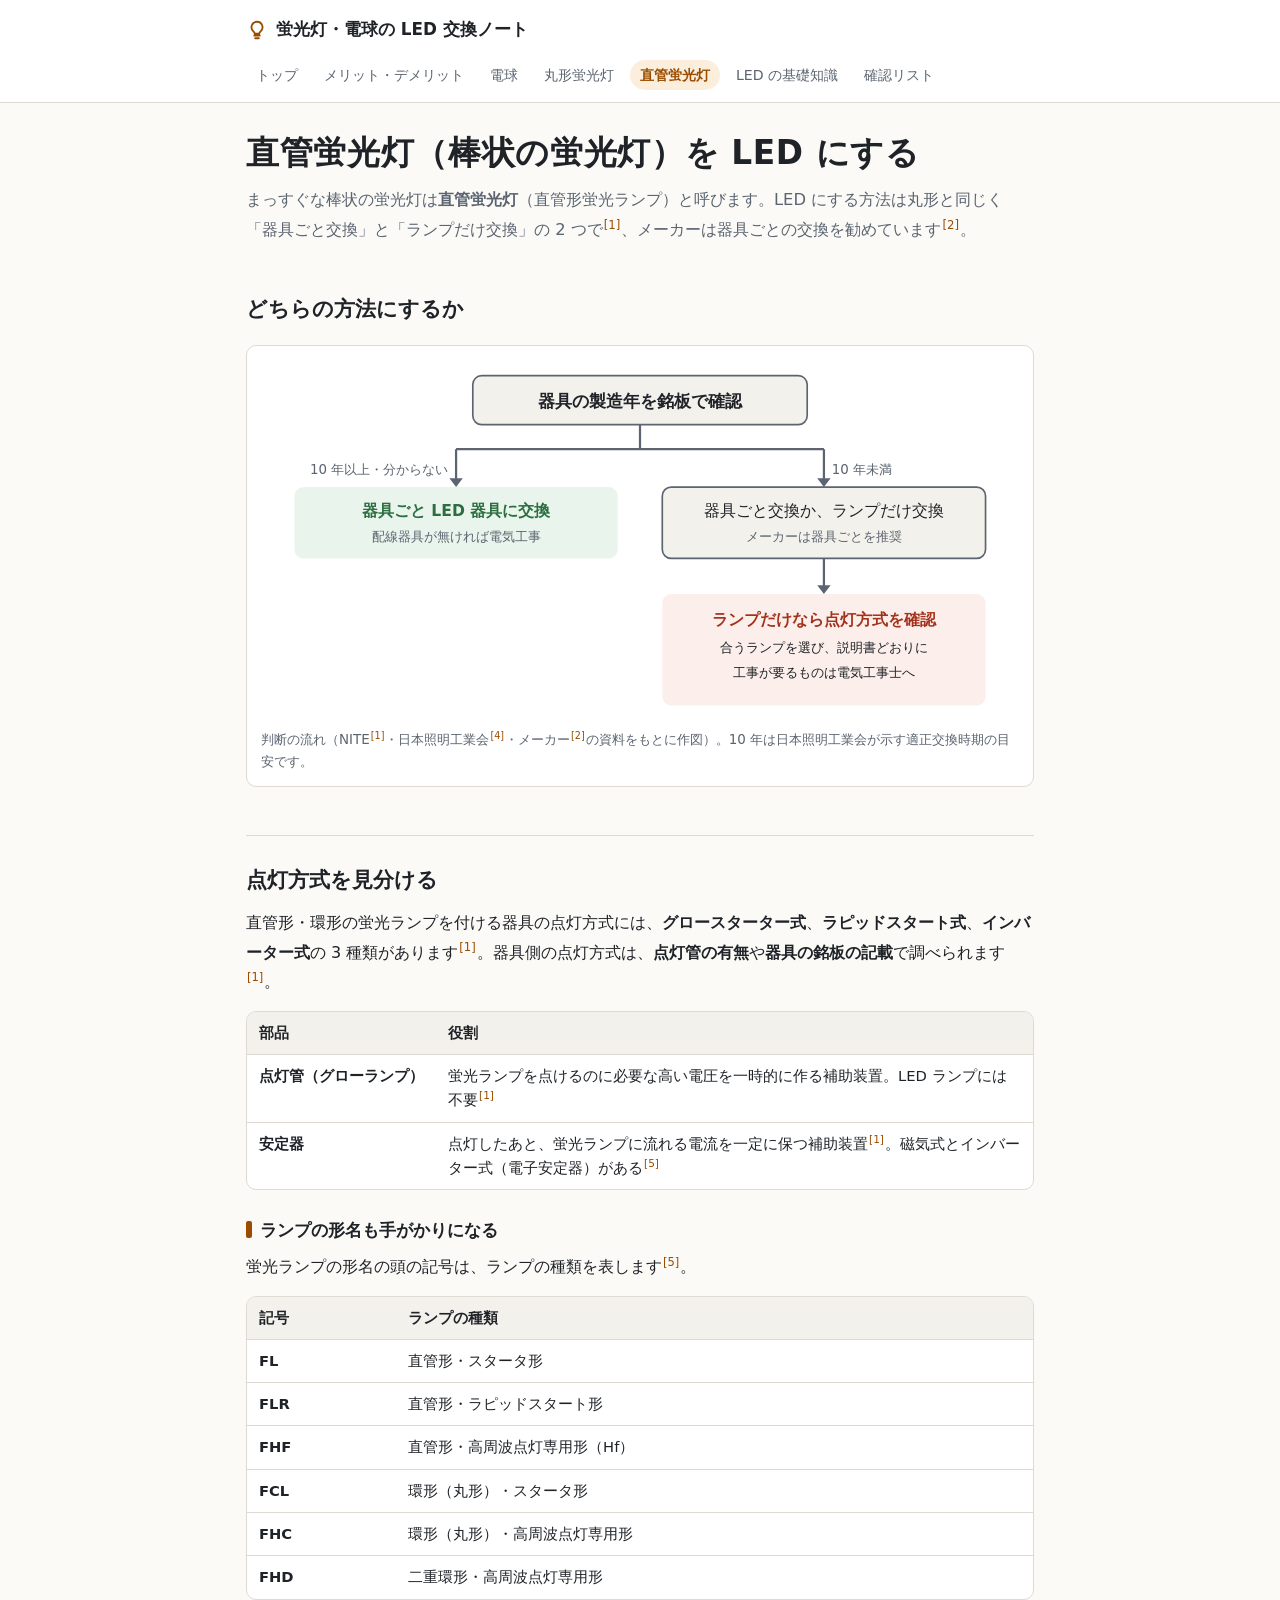
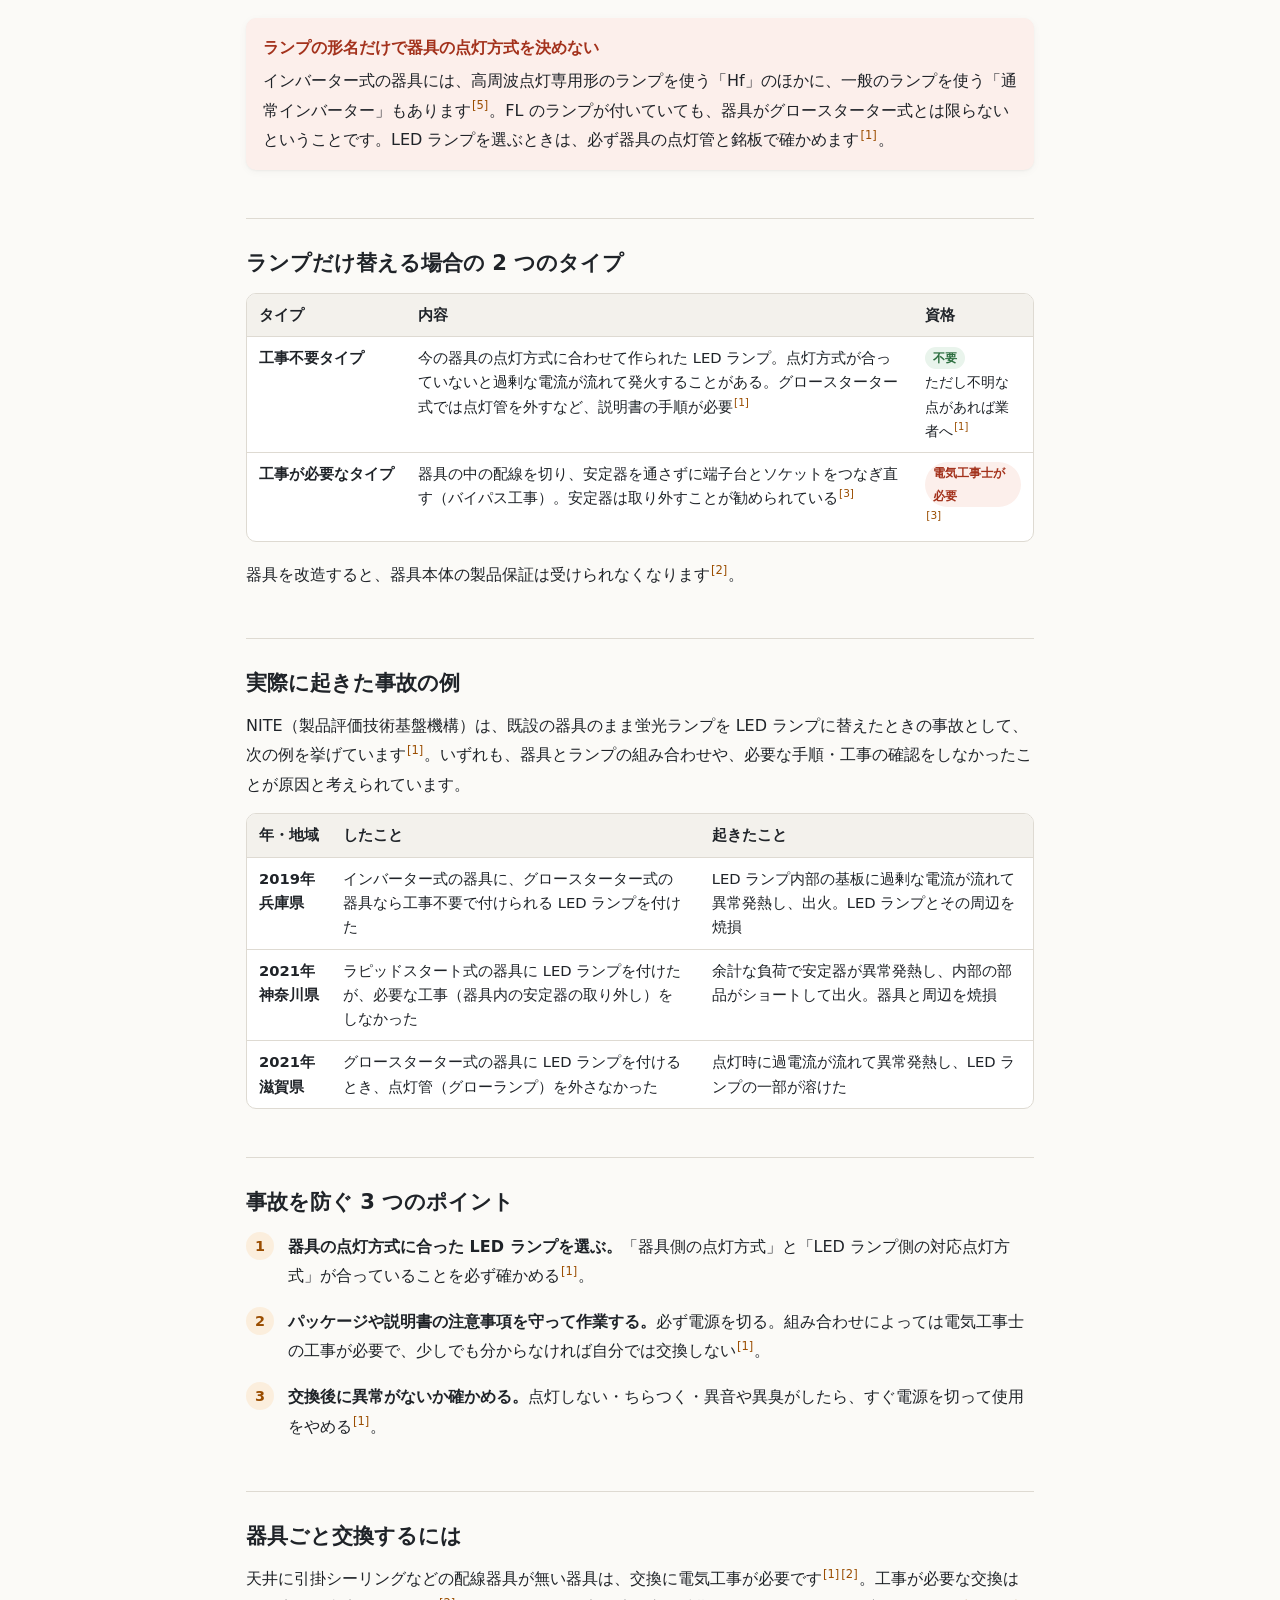
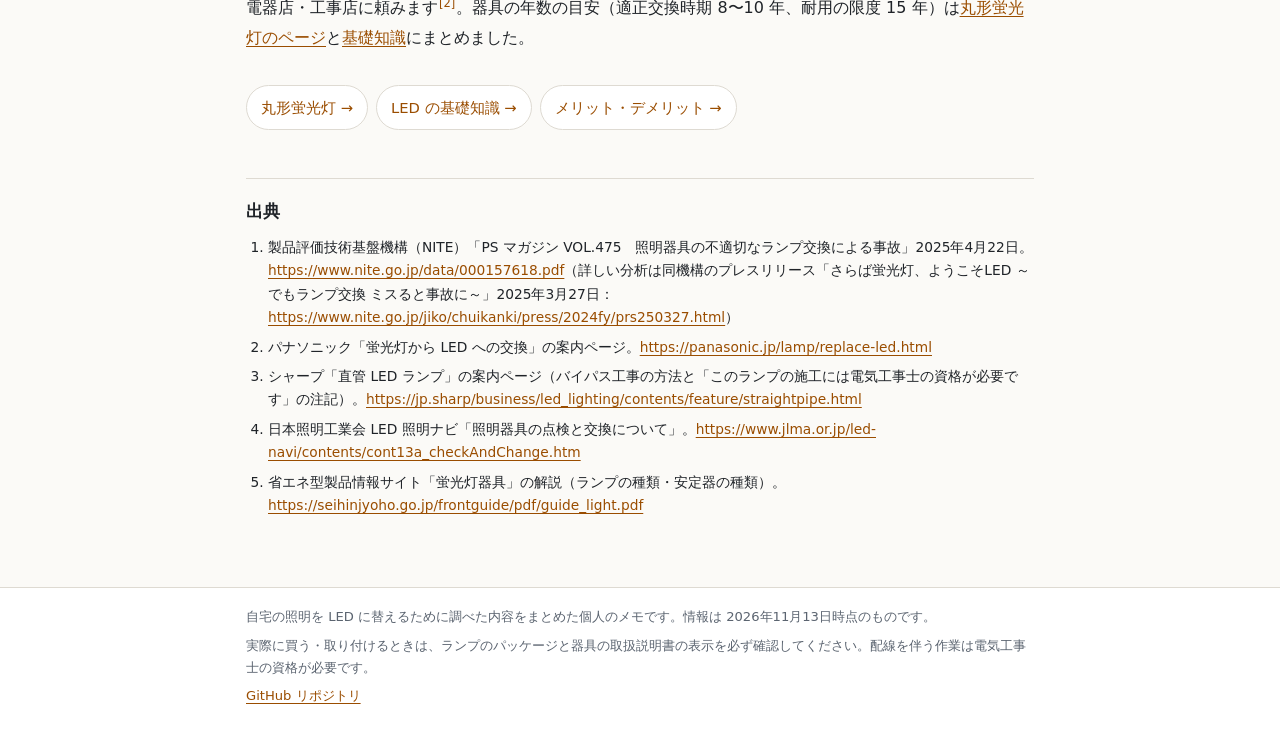
<file: docs/straight.html>
<!doctype html>
<html lang="ja">
<head>
<meta charset="utf-8">
<meta name="viewport" content="width=device-width, initial-scale=1">
<title>直管蛍光灯（棒状）｜LED 交換ノート</title>
<meta name="description" content="棒状の直管蛍光灯を LED にするときの点灯方式の見分け方、工事が必要なケース、実際の事故の例。">
<link rel="stylesheet" href="style.css">
</head>
<body>
<header class="site-header">
  <div class="inner">
    <a class="brand" href="index.html">
      <svg width="22" height="22" viewBox="0 0 24 24" aria-hidden="true"><path class="svg-stroke-accent" stroke-width="2" stroke-linecap="round" stroke-linejoin="round" d="M9 18h6M10 21h4M12 3a6 6 0 0 0-3.6 10.8c.8.6 1.1 1.4 1.1 2.2h5c0-.8.3-1.6 1.1-2.2A6 6 0 0 0 12 3z"/></svg>
      蛍光灯・電球の LED 交換ノート
    </a>
    <nav class="site-nav" aria-label="ページ一覧">
      <ul>
        <li><a href="index.html">トップ</a></li>
        <li><a href="merit.html">メリット・デメリット</a></li>
        <li><a href="bulb.html">電球</a></li>
        <li><a href="circular.html">丸形蛍光灯</a></li>
        <li><a href="straight.html" aria-current="page">直管蛍光灯</a></li>
        <li><a href="basics.html">LED の基礎知識</a></li>
        <li><a href="check.html">確認リスト</a></li>
      </ul>
    </nav>
  </div>
</header>

<main>
  <h1>直管蛍光灯（棒状の蛍光灯）を LED にする</h1>
  <p class="lead">まっすぐな棒状の蛍光灯は<strong>直管蛍光灯</strong>（直管形蛍光ランプ）と呼びます。LED にする方法は丸形と同じく「器具ごと交換」と「ランプだけ交換」の 2 つで<sup class="ref"><a href="#s1">[1]</a></sup>、メーカーは器具ごとの交換を勧めています<sup class="ref"><a href="#s2">[2]</a></sup>。</p>

  <h2>どちらの方法にするか</h2>
  <figure>
    <svg viewBox="0 0 680 324" role="img" aria-labelledby="dec-title dec-desc">
      <title id="dec-title">直管蛍光灯を LED にするときの判断の流れ</title>
      <desc id="dec-desc">まず器具の製造年を銘板で確認する。10年以上または分からない場合は器具ごと LED 器具に交換する。10年未満なら器具ごと交換かランプだけ交換を選び、ランプだけの場合は点灯方式を確認して合うランプを選び、工事が要るものは電気工事士に頼む。</desc>
      <rect x="190" y="14" width="300" height="44" rx="8" class="svg-stroke-muted svg-fill-surface2" stroke-width="1.5"/>
      <text x="340" y="42" text-anchor="middle" font-size="15" font-weight="700" class="svg-text">器具の製造年を銘板で確認</text>
      <g class="svg-stroke-muted" stroke-width="2">
        <line x1="340" y1="58" x2="340" y2="80"/>
        <line x1="175" y1="80" x2="505" y2="80"/>
        <line x1="175" y1="80" x2="175" y2="108"/>
        <line x1="505" y1="80" x2="505" y2="108"/>
        <line x1="505" y1="178" x2="505" y2="204"/>
      </g>
      <g class="svg-fill-muted">
        <path d="M169 106 L181 106 L175 114 Z"/>
        <path d="M499 106 L511 106 L505 114 Z"/>
        <path d="M499 202 L511 202 L505 210 Z"/>
      </g>
      <text x="168" y="102" text-anchor="end" font-size="12" class="svg-muted">10 年以上・分からない</text>
      <text x="512" y="102" font-size="12" class="svg-muted">10 年未満</text>
      <rect x="30" y="114" width="290" height="64" rx="8" class="svg-fill-ok-soft"/>
      <text x="175" y="140" text-anchor="middle" font-size="14" font-weight="700" class="svg-ok">器具ごと LED 器具に交換</text>
      <text x="175" y="162" text-anchor="middle" font-size="12" class="svg-muted">配線器具が無ければ電気工事</text>
      <rect x="360" y="114" width="290" height="64" rx="8" class="svg-stroke-muted svg-fill-surface2" stroke-width="1.5"/>
      <text x="505" y="140" text-anchor="middle" font-size="14" class="svg-text">器具ごと交換か、ランプだけ交換</text>
      <text x="505" y="162" text-anchor="middle" font-size="12" class="svg-muted">メーカーは器具ごとを推奨</text>
      <rect x="360" y="210" width="290" height="100" rx="8" class="svg-fill-warn-soft"/>
      <text x="505" y="238" text-anchor="middle" font-size="14" font-weight="700" class="svg-warn">ランプだけなら点灯方式を確認</text>
      <text x="505" y="262" text-anchor="middle" font-size="12" class="svg-text">合うランプを選び、説明書どおりに</text>
      <text x="505" y="284" text-anchor="middle" font-size="12" class="svg-text">工事が要るものは電気工事士へ</text>
    </svg>
    <figcaption>判断の流れ（NITE<sup class="ref"><a href="#s1">[1]</a></sup>・日本照明工業会<sup class="ref"><a href="#s4">[4]</a></sup>・メーカー<sup class="ref"><a href="#s2">[2]</a></sup>の資料をもとに作図）。10 年は日本照明工業会が示す適正交換時期の目安です。</figcaption>
  </figure>

  <h2 id="method">点灯方式を見分ける</h2>
  <p>直管形・環形の蛍光ランプを付ける器具の点灯方式には、<strong>グロースターター式</strong>、<strong>ラピッドスタート式</strong>、<strong>インバーター式</strong>の 3 種類があります<sup class="ref"><a href="#s1">[1]</a></sup>。器具側の点灯方式は、<strong>点灯管の有無</strong>や<strong>器具の銘板の記載</strong>で調べられます<sup class="ref"><a href="#s1">[1]</a></sup>。</p>
  <div class="table-wrap">
    <table>
      <thead>
        <tr><th scope="col">部品</th><th scope="col">役割</th></tr>
      </thead>
      <tbody>
        <tr><th scope="row">点灯管（グローランプ）</th><td>蛍光ランプを点けるのに必要な高い電圧を一時的に作る補助装置。LED ランプには不要<sup class="ref"><a href="#s1">[1]</a></sup></td></tr>
        <tr><th scope="row">安定器</th><td>点灯したあと、蛍光ランプに流れる電流を一定に保つ補助装置<sup class="ref"><a href="#s1">[1]</a></sup>。磁気式とインバーター式（電子安定器）がある<sup class="ref"><a href="#s5">[5]</a></sup></td></tr>
      </tbody>
    </table>
  </div>

  <h3>ランプの形名も手がかりになる</h3>
  <p>蛍光ランプの形名の頭の記号は、ランプの種類を表します<sup class="ref"><a href="#s5">[5]</a></sup>。</p>
  <div class="table-wrap">
    <table>
      <thead>
        <tr><th scope="col">記号</th><th scope="col">ランプの種類</th></tr>
      </thead>
      <tbody>
        <tr><th scope="row">FL</th><td>直管形・スタータ形</td></tr>
        <tr><th scope="row">FLR</th><td>直管形・ラピッドスタート形</td></tr>
        <tr><th scope="row">FHF</th><td>直管形・高周波点灯専用形（Hf）</td></tr>
        <tr><th scope="row">FCL</th><td>環形（丸形）・スタータ形</td></tr>
        <tr><th scope="row">FHC</th><td>環形（丸形）・高周波点灯専用形</td></tr>
        <tr><th scope="row">FHD</th><td>二重環形・高周波点灯専用形</td></tr>
      </tbody>
    </table>
  </div>
  <div class="callout warn">
    <span class="title">ランプの形名だけで器具の点灯方式を決めない</span>
    <p>インバーター式の器具には、高周波点灯専用形のランプを使う「Hf」のほかに、一般のランプを使う「通常インバーター」もあります<sup class="ref"><a href="#s5">[5]</a></sup>。FL のランプが付いていても、器具がグロースターター式とは限らないということです。LED ランプを選ぶときは、必ず器具の点灯管と銘板で確かめます<sup class="ref"><a href="#s1">[1]</a></sup>。</p>
  </div>

  <h2>ランプだけ替える場合の 2 つのタイプ</h2>
  <div class="table-wrap">
    <table>
      <thead>
        <tr><th scope="col">タイプ</th><th scope="col">内容</th><th scope="col">資格</th></tr>
      </thead>
      <tbody>
        <tr>
          <th scope="row">工事不要タイプ</th>
          <td>今の器具の点灯方式に合わせて作られた LED ランプ。点灯方式が合っていないと過剰な電流が流れて発火することがある。グロースターター式では点灯管を外すなど、説明書の手順が必要<sup class="ref"><a href="#s1">[1]</a></sup></td>
          <td><span class="tag ok">不要</span><br><span class="small">ただし不明な点があれば業者へ<sup class="ref"><a href="#s1">[1]</a></sup></span></td>
        </tr>
        <tr>
          <th scope="row">工事が必要なタイプ</th>
          <td>器具の中の配線を切り、安定器を通さずに端子台とソケットをつなぎ直す（バイパス工事）。安定器は取り外すことが勧められている<sup class="ref"><a href="#s3">[3]</a></sup></td>
          <td><span class="tag warn">電気工事士が必要</span><sup class="ref"><a href="#s3">[3]</a></sup></td>
        </tr>
      </tbody>
    </table>
  </div>
  <p>器具を改造すると、器具本体の製品保証は受けられなくなります<sup class="ref"><a href="#s2">[2]</a></sup>。</p>

  <h2 id="accidents">実際に起きた事故の例</h2>
  <p>NITE（製品評価技術基盤機構）は、既設の器具のまま蛍光ランプを LED ランプに替えたときの事故として、次の例を挙げています<sup class="ref"><a href="#s1">[1]</a></sup>。いずれも、器具とランプの組み合わせや、必要な手順・工事の確認をしなかったことが原因と考えられています。</p>
  <div class="table-wrap">
    <table>
      <thead>
        <tr><th scope="col">年・地域</th><th scope="col">したこと</th><th scope="col">起きたこと</th></tr>
      </thead>
      <tbody>
        <tr><th scope="row">2019年<br>兵庫県</th><td>インバーター式の器具に、グロースターター式の器具なら工事不要で付けられる LED ランプを付けた</td><td>LED ランプ内部の基板に過剰な電流が流れて異常発熱し、出火。LED ランプとその周辺を焼損</td></tr>
        <tr><th scope="row">2021年<br>神奈川県</th><td>ラピッドスタート式の器具に LED ランプを付けたが、必要な工事（器具内の安定器の取り外し）をしなかった</td><td>余計な負荷で安定器が異常発熱し、内部の部品がショートして出火。器具と周辺を焼損</td></tr>
        <tr><th scope="row">2021年<br>滋賀県</th><td>グロースターター式の器具に LED ランプを付けるとき、点灯管（グローランプ）を外さなかった</td><td>点灯時に過電流が流れて異常発熱し、LED ランプの一部が溶けた</td></tr>
      </tbody>
    </table>
  </div>

  <h2>事故を防ぐ 3 つのポイント</h2>
  <ol class="steps">
    <li><strong>器具の点灯方式に合った LED ランプを選ぶ。</strong>「器具側の点灯方式」と「LED ランプ側の対応点灯方式」が合っていることを必ず確かめる<sup class="ref"><a href="#s1">[1]</a></sup>。</li>
    <li><strong>パッケージや説明書の注意事項を守って作業する。</strong>必ず電源を切る。組み合わせによっては電気工事士の工事が必要で、少しでも分からなければ自分では交換しない<sup class="ref"><a href="#s1">[1]</a></sup>。</li>
    <li><strong>交換後に異常がないか確かめる。</strong>点灯しない・ちらつく・異音や異臭がしたら、すぐ電源を切って使用をやめる<sup class="ref"><a href="#s1">[1]</a></sup>。</li>
  </ol>

  <h2>器具ごと交換するには</h2>
  <p>天井に引掛シーリングなどの配線器具が無い器具は、交換に電気工事が必要です<sup class="ref"><a href="#s1">[1]</a><a href="#s2">[2]</a></sup>。工事が必要な交換は電器店・工事店に頼みます<sup class="ref"><a href="#s2">[2]</a></sup>。器具の年数の目安（適正交換時期 8〜10 年、耐用の限度 15 年）は<a href="circular.html">丸形蛍光灯のページ</a>と<a href="basics.html#life">基礎知識</a>にまとめました。</p>

  <div class="next">
    <a href="circular.html">丸形蛍光灯 →</a>
    <a href="basics.html">LED の基礎知識 →</a>
    <a href="merit.html">メリット・デメリット →</a>
  </div>

  <section class="sources" aria-labelledby="src-h">
    <h2 id="src-h">出典</h2>
    <ol>
      <li id="s1">製品評価技術基盤機構（NITE）「PS マガジン VOL.475　照明器具の不適切なランプ交換による事故」2025年4月22日。<a href="https://www.nite.go.jp/data/000157618.pdf">https://www.nite.go.jp/data/000157618.pdf</a>（詳しい分析は同機構のプレスリリース「さらば蛍光灯、ようこそLED ～でもランプ交換 ミスると事故に～」2025年3月27日：<a href="https://www.nite.go.jp/jiko/chuikanki/press/2024fy/prs250327.html">https://www.nite.go.jp/jiko/chuikanki/press/2024fy/prs250327.html</a>）</li>
      <li id="s2">パナソニック「蛍光灯から LED への交換」の案内ページ。<a href="https://panasonic.jp/lamp/replace-led.html">https://panasonic.jp/lamp/replace-led.html</a></li>
      <li id="s3">シャープ「直管 LED ランプ」の案内ページ（バイパス工事の方法と「このランプの施工には電気工事士の資格が必要です」の注記）。<a href="https://jp.sharp/business/led_lighting/contents/feature/straightpipe.html">https://jp.sharp/business/led_lighting/contents/feature/straightpipe.html</a></li>
      <li id="s4">日本照明工業会 LED 照明ナビ「照明器具の点検と交換について」。<a href="https://www.jlma.or.jp/led-navi/contents/cont13a_checkAndChange.htm">https://www.jlma.or.jp/led-navi/contents/cont13a_checkAndChange.htm</a></li>
      <li id="s5">省エネ型製品情報サイト「蛍光灯器具」の解説（ランプの種類・安定器の種類）。<a href="https://seihinjyoho.go.jp/frontguide/pdf/guide_light.pdf">https://seihinjyoho.go.jp/frontguide/pdf/guide_light.pdf</a></li>
    </ol>
  </section>
</main>

<footer class="site-footer">
  <div class="inner">
    <p>自宅の照明を LED に替えるために調べた内容をまとめた個人のメモです。情報は 2026年11月13日時点のものです。</p>
    <p>実際に買う・取り付けるときは、ランプのパッケージと器具の取扱説明書の表示を必ず確認してください。配線を伴う作業は電気工事士の資格が必要です。</p>
    <p><a href="https://github.com/mrgarita/fl2led">GitHub リポジトリ</a></p>
  </div>
</footer>
</body>
</html>
</file>
<file: docs/style.css>
/* LED 交換ノート 共通スタイル
   色はすべて :root のトークンで定義し、ダークモードでは同じトークンを上書きする。 */
:root {
  --bg: #fbfaf7;
  --surface: #ffffff;
  --surface-2: #f3f1ec;
  --text: #1f2328;
  --muted: #5b6470;
  --line: #dedad2;
  --accent: #9a4d00;        /* 電球の暖色。リンクと見出しの印 */
  --accent-soft: #fbeedd;
  --cool: #1d5fa8;          /* LED・昼白色の寒色 */
  --cool-soft: #e7f0fa;
  --warn: #a3321c;
  --warn-soft: #fcefeb;
  --ok: #2c6e3f;
  --ok-soft: #e9f4ec;
  --shadow: 0 1px 2px rgb(0 0 0 / 0.04), 0 2px 8px rgb(0 0 0 / 0.04);
  --radius: 10px;
  --font: "Hiragino Kaku Gothic ProN", "Hiragino Sans", "Noto Sans JP",
    "Yu Gothic UI", "Yu Gothic", Meiryo, system-ui, sans-serif;
  color-scheme: light dark;
}

@media (prefers-color-scheme: dark) {
  :root {
    --bg: #15171a;
    --surface: #1d2024;
    --surface-2: #24282d;
    --text: #e8e6e1;
    --muted: #a3a9b1;
    --line: #353a41;
    --accent: #f0a54a;
    --accent-soft: #3a2a17;
    --cool: #82b4ec;
    --cool-soft: #1c2a3b;
    --warn: #f3a593;
    --warn-soft: #3a211b;
    --ok: #8fd0a2;
    --ok-soft: #1b3123;
    --shadow: none;
  }
}

* { box-sizing: border-box; }

html { -webkit-text-size-adjust: 100%; }

body {
  margin: 0;
  background: var(--bg);
  color: var(--text);
  font-family: var(--font);
  font-size: 16px;
  line-height: 1.85;
  overflow-wrap: anywhere;
}

a { color: var(--accent); text-underline-offset: 3px; }
a:hover { text-decoration-thickness: 2px; }

/* ヘッダーとナビ */
.site-header {
  border-bottom: 1px solid var(--line);
  background: var(--surface);
}
.site-header .inner {
  max-width: 820px;
  margin: 0 auto;
  padding: 14px 16px 10px;
}
.brand {
  display: inline-flex;
  align-items: center;
  gap: 8px;
  color: var(--text);
  font-weight: 700;
  font-size: 1.05rem;
  text-decoration: none;
}
.brand svg { flex: none; }
.site-nav ul {
  display: flex;
  flex-wrap: wrap;
  gap: 4px 6px;
  margin: 8px 0 0;
  padding: 0;
  list-style: none;
}
.site-nav a {
  display: inline-block;
  padding: 2px 10px;
  border-radius: 999px;
  color: var(--muted);
  font-size: 0.88rem;
  text-decoration: none;
}
.site-nav a:hover { background: var(--surface-2); color: var(--text); }
.site-nav a[aria-current="page"] {
  background: var(--accent-soft);
  color: var(--accent);
  font-weight: 700;
}

/* 本文 */
main {
  max-width: 820px;
  margin: 0 auto;
  padding: 28px 16px 56px;
}

h1 {
  margin: 0 0 8px;
  font-size: clamp(1.5rem, 1.2rem + 1.4vw, 2.05rem);
  line-height: 1.4;
  letter-spacing: 0.02em;
}
h2 {
  margin: 48px 0 12px;
  padding-top: 4px;
  font-size: 1.32rem;
  line-height: 1.5;
  border-top: 1px solid var(--line);
  padding-top: 28px;
}
h2:first-of-type { border-top: none; padding-top: 0; }
h3 {
  margin: 28px 0 8px;
  font-size: 1.08rem;
  line-height: 1.5;
}
h3::before {
  content: "";
  display: inline-block;
  width: 6px;
  height: 1em;
  margin-right: 8px;
  vertical-align: -0.12em;
  border-radius: 2px;
  background: var(--accent);
}
p, ul, ol { margin: 0 0 14px; }
li { margin: 2px 0; }
strong { font-weight: 700; }
small, .small { font-size: 0.86rem; }

.lead {
  color: var(--muted);
  font-size: 1.02rem;
  margin-bottom: 20px;
}
.updated {
  color: var(--muted);
  font-size: 0.84rem;
}

/* 出典の参照番号 */
sup.ref { font-size: 0.72em; line-height: 0; }
sup.ref a { text-decoration: none; padding: 0 1px; }

/* 囲み */
.callout {
  margin: 18px 0;
  padding: 14px 16px;
  border-radius: var(--radius);
  border: 1px solid var(--line);
  background: var(--surface);
  box-shadow: var(--shadow);
}
.callout > :last-child { margin-bottom: 0; }
.callout .title {
  display: block;
  margin-bottom: 4px;
  font-weight: 700;
}
.callout.warn { background: var(--warn-soft); border-color: transparent; }
.callout.warn .title { color: var(--warn); }
.callout.ok { background: var(--ok-soft); border-color: transparent; }
.callout.ok .title { color: var(--ok); }
.callout.info { background: var(--cool-soft); border-color: transparent; }
.callout.info .title { color: var(--cool); }

/* 要点カード */
.cards {
  display: grid;
  grid-template-columns: repeat(auto-fit, minmax(230px, 1fr));
  gap: 12px;
  margin: 16px 0 8px;
  padding: 0;
  list-style: none;
}
.card {
  display: block;
  height: 100%;
  padding: 16px;
  border: 1px solid var(--line);
  border-radius: var(--radius);
  background: var(--surface);
  box-shadow: var(--shadow);
  color: var(--text);
  text-decoration: none;
}
a.card:hover { border-color: var(--accent); }
.card .label {
  display: block;
  margin-bottom: 4px;
  color: var(--accent);
  font-size: 0.8rem;
  font-weight: 700;
  letter-spacing: 0.06em;
}
.card .name { display: block; font-weight: 700; font-size: 1.05rem; }
.card .desc { display: block; margin-top: 4px; color: var(--muted); font-size: 0.9rem; line-height: 1.7; }

/* 表 */
.table-wrap {
  margin: 14px 0 18px;
  overflow-x: auto;
  border: 1px solid var(--line);
  border-radius: var(--radius);
  background: var(--surface);
}
table {
  width: 100%;
  border-collapse: collapse;
  font-size: 0.92rem;
  line-height: 1.65;
}
th, td {
  padding: 9px 12px;
  border-bottom: 1px solid var(--line);
  text-align: left;
  vertical-align: top;
}
thead th {
  background: var(--surface-2);
  font-weight: 700;
  white-space: nowrap;
}
tbody tr:last-child th, tbody tr:last-child td { border-bottom: none; }
tbody th { font-weight: 700; white-space: nowrap; }
td.num, th.num { text-align: right; white-space: nowrap; font-variant-numeric: tabular-nums; }
caption {
  caption-side: bottom;
  padding: 8px 12px;
  color: var(--muted);
  font-size: 0.82rem;
  text-align: left;
}

/* 図 */
figure {
  margin: 20px 0;
  padding: 14px;
  border: 1px solid var(--line);
  border-radius: var(--radius);
  background: var(--surface);
}
/* スマホ幅では図の文字が小さくなりすぎるので、最小幅を決めて図だけ横スクロールさせる */
figure { overflow-x: auto; }
figure svg { display: block; width: 100%; min-width: 560px; height: auto; }
figcaption {
  margin-top: 8px;
  color: var(--muted);
  font-size: 0.84rem;
  line-height: 1.6;
}

/* SVG の配色（図はすべてトークン経由で塗る） */
.svg-text { fill: var(--text); font-family: var(--font); }
.svg-muted { fill: var(--muted); font-family: var(--font); }
.svg-accent { fill: var(--accent); font-family: var(--font); }
.svg-cool { fill: var(--cool); font-family: var(--font); }
.svg-warn { fill: var(--warn); font-family: var(--font); }
.svg-ok { fill: var(--ok); font-family: var(--font); }
.svg-line { stroke: var(--line); fill: none; }
.svg-stroke { stroke: var(--text); fill: none; }
.svg-stroke-muted { stroke: var(--muted); fill: none; }
.svg-stroke-accent { stroke: var(--accent); fill: none; }
.svg-stroke-cool { stroke: var(--cool); fill: none; }
.svg-fill-surface { fill: var(--surface); }
.svg-fill-surface2 { fill: var(--surface-2); }
.svg-fill-accent-soft { fill: var(--accent-soft); }
.svg-fill-cool-soft { fill: var(--cool-soft); }
.svg-fill-warn-soft { fill: var(--warn-soft); }
.svg-fill-ok-soft { fill: var(--ok-soft); }
.svg-fill-accent { fill: var(--accent); }
.svg-fill-cool { fill: var(--cool); }
.svg-fill-muted { fill: var(--muted); }

/* 手順 */
ol.steps {
  counter-reset: step;
  list-style: none;
  padding: 0;
}
ol.steps > li {
  position: relative;
  margin: 0 0 12px;
  padding: 2px 0 2px 42px;
}
ol.steps > li::before {
  counter-increment: step;
  content: counter(step);
  position: absolute;
  left: 0;
  top: 2px;
  width: 28px;
  height: 28px;
  border-radius: 50%;
  background: var(--accent-soft);
  color: var(--accent);
  font-weight: 700;
  font-size: 0.9rem;
  line-height: 28px;
  text-align: center;
}

/* メリット・デメリットの 2 列 */
.pros-cons {
  display: grid;
  grid-template-columns: repeat(auto-fit, minmax(260px, 1fr));
  gap: 12px;
  margin: 14px 0;
}
.pros-cons > div {
  padding: 14px 16px;
  border-radius: var(--radius);
}
.pros-cons .pros { background: var(--ok-soft); }
.pros-cons .cons { background: var(--warn-soft); }
.pros-cons h3 { margin-top: 0; }
.pros-cons .pros h3::before { background: var(--ok); }
.pros-cons .cons h3::before { background: var(--warn); }
.pros-cons ul { margin: 0; padding-left: 1.2em; }

/* 電気代の計算 */
.calc {
  margin: 16px 0;
  padding: 16px;
  border: 1px solid var(--line);
  border-radius: var(--radius);
  background: var(--surface);
  box-shadow: var(--shadow);
}
.calc .fields {
  display: grid;
  grid-template-columns: repeat(auto-fit, minmax(150px, 1fr));
  gap: 12px;
}
.calc label { display: block; font-size: 0.86rem; color: var(--muted); }
.calc input {
  width: 100%;
  margin-top: 4px;
  padding: 8px 10px;
  border: 1px solid var(--line);
  border-radius: 8px;
  background: var(--bg);
  color: var(--text);
  font: inherit;
  font-variant-numeric: tabular-nums;
}
.calc input:focus { outline: 2px solid var(--accent); outline-offset: 1px; }
.calc output {
  display: block;
  margin-top: 14px;
  padding: 12px 14px;
  border-radius: 8px;
  background: var(--accent-soft);
  font-variant-numeric: tabular-nums;
}
.calc output strong { color: var(--accent); font-size: 1.15rem; }

/* 出典 */
.sources {
  margin-top: 48px;
  padding-top: 20px;
  border-top: 1px solid var(--line);
  font-size: 0.86rem;
  line-height: 1.7;
}
.sources h2 { margin-top: 0; padding-top: 0; border-top: none; font-size: 1.05rem; }
.sources ol { padding-left: 1.6em; }
.sources li { margin-bottom: 6px; }
.sources li:target { background: var(--accent-soft); border-radius: 4px; }

/* 次のページへ */
.next {
  display: flex;
  flex-wrap: wrap;
  gap: 8px;
  margin-top: 32px;
}
.next a {
  padding: 8px 14px;
  border: 1px solid var(--line);
  border-radius: 999px;
  background: var(--surface);
  text-decoration: none;
  font-size: 0.92rem;
}
.next a:hover { border-color: var(--accent); }

/* フッター */
.site-footer {
  border-top: 1px solid var(--line);
  background: var(--surface);
  color: var(--muted);
  font-size: 0.82rem;
  line-height: 1.7;
}
.site-footer .inner {
  max-width: 820px;
  margin: 0 auto;
  padding: 18px 16px 28px;
}
.site-footer p { margin: 0 0 6px; }

/* 確認リスト */
.checklist {
  margin: 10px 0 20px;
  padding: 0;
  list-style: none;
  border-top: 1px solid var(--line);
}
.checklist li { margin: 0; border-bottom: 1px solid var(--line); }
.checklist label {
  display: flex;
  align-items: flex-start;
  gap: 12px;
  padding: 10px 4px;
  cursor: pointer;
}
.checklist input {
  flex: none;
  width: 20px;
  height: 20px;
  margin: 5px 0 0;
  accent-color: var(--accent);
}
.checklist .what { display: block; font-weight: 700; line-height: 1.7; }
.checklist .why { display: block; color: var(--muted); font-size: 0.86rem; line-height: 1.6; }
.checklist input:checked + span .what { color: var(--muted); text-decoration: line-through; }
.btn {
  padding: 8px 16px;
  border: 1px solid var(--line);
  border-radius: 999px;
  background: var(--surface);
  color: var(--text);
  font: inherit;
  font-size: 0.9rem;
  cursor: pointer;
}
.btn:hover { border-color: var(--accent); }

/* 印刷するときはナビとフッターを省く */
@media print {
  .site-header, .site-footer, .next, .btn { display: none; }
  body { background: #fff; }
}

.tag {
  display: inline-block;
  padding: 0 8px;
  border-radius: 999px;
  background: var(--surface-2);
  color: var(--muted);
  font-size: 0.78rem;
  font-weight: 700;
  line-height: 1.8;
  vertical-align: 0.1em;
}
.tag.ok { background: var(--ok-soft); color: var(--ok); }
.tag.warn { background: var(--warn-soft); color: var(--warn); }
.tag.cool { background: var(--cool-soft); color: var(--cool); }
</file>
